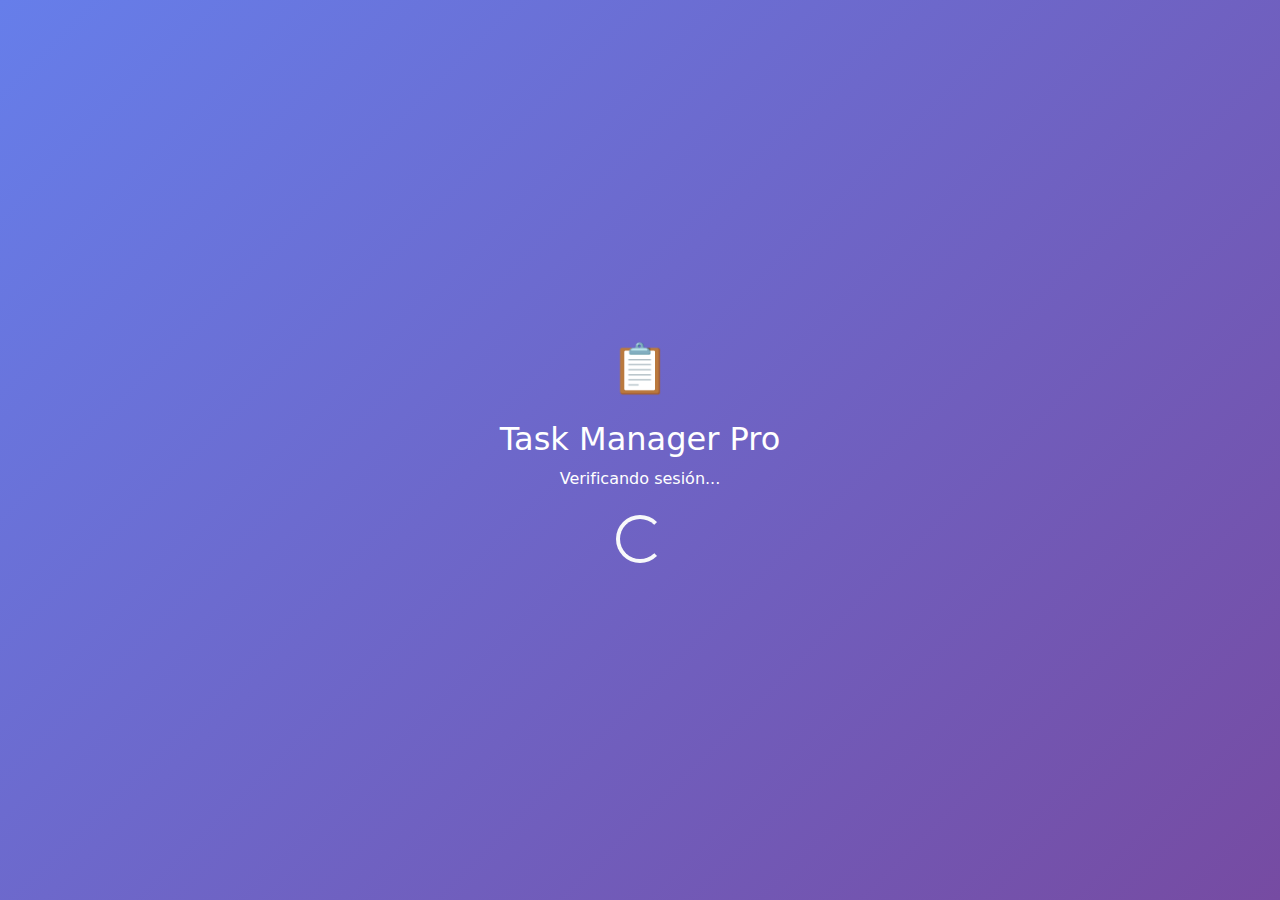
<file: fase-03/proyecto-07/index.html>
<!DOCTYPE html>
<html lang="es">

<head>
  <meta charset="UTF-8">
  <meta name="viewport" content="width=device-width, initial-scale=1.0">
  <title>Task Manager Pro - Cargando...</title>

  <!-- Bootstrap CSS -->
  <link href="https://cdn.jsdelivr.net/npm/bootstrap@5.3.0/dist/css/bootstrap.min.css" rel="stylesheet">

  <style>
    body {
      min-height: 100vh;
      display: flex;
      align-items: center;
      justify-content: center;
      background: linear-gradient(135deg, #667eea 0%, #764ba2 100%);
    }

    .loading-container {
      text-align: center;
      color: white;
    }

    .spinner-border {
      width: 3rem;
      height: 3rem;
    }

    .logo {
      font-size: 3rem;
      margin-bottom: 1rem;
    }
  </style>
</head>

<body>

  <div class="loading-container">
    <div class="logo">📋</div>
    <h2>Task Manager Pro</h2>
    <p class="mb-4">Verificando sesión...</p>
    <div class="spinner-border text-light" role="status">
      <span class="visually-hidden">Cargando...</span>
    </div>
  </div>

  <script type="module">
    import {Storage} from "./js/storage.js";
    function existeSesionActiva() {
      //1. Comprobar si existe sesion activa
      const userActivo = Storage.getCurrentUser();
      if (!userActivo) return false;
      return true;
    }

    const haySesionActiva = existeSesionActiva();

    /**
     * Redirigir según estado de sesión
     */
    function redirigir() {
      if (haySesionActiva) {
        // Hay sesión → ir al dashboard
        window.location.href = 'dashboard.html';
      } else {
        // No hay sesión → ir al login
        window.location.href = 'login.html';
      }
    }

    // Esperar un momento para mostrar el loading (UX)
    // En producción podrías quitar el setTimeout
    setTimeout(redirigir, 3000);
  </script>

</body>

</html>
</file>
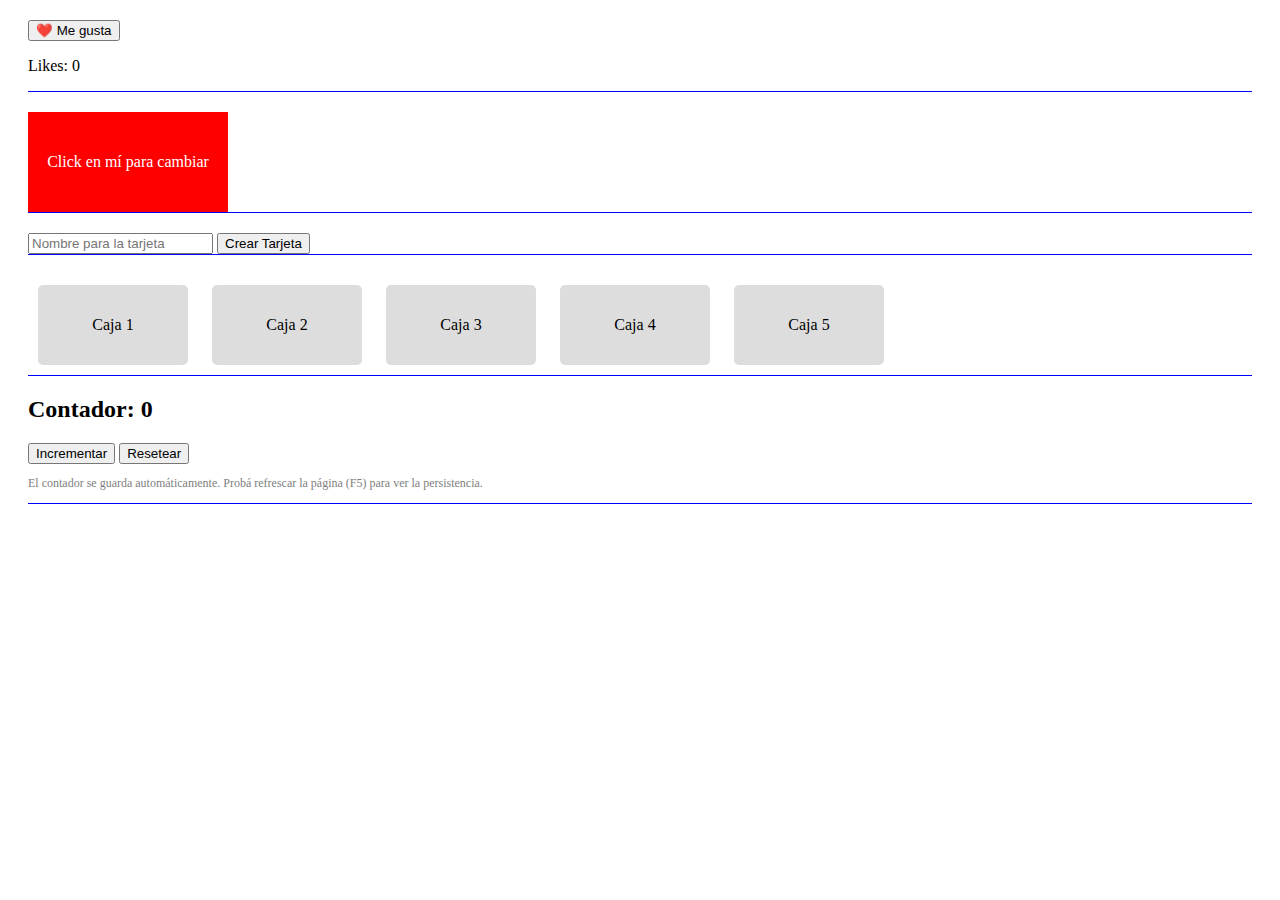
<file: fase-01/proyecto-01/front.html>
<!DOCTYPE html>
<html lang="es">

<head>
  <meta charset="UTF-8">
  <meta name="viewport" content="width=device-width, initial-scale=1.0">
  <title>Ejercicios</title>
  <style>
    main>section {
      margin: 20px;
      border-bottom: 1px solid blue;
    }
  </style>
</head>

<body>
  <main>
    <section id="eje01">
      <button id="btnLike">❤️ Me gusta</button>
      <p>Likes: <span id="numLikes">0</span></p>
    </section>
    <section id="eje02">
      <div id="miCaja" class="caja-normal">
        Click en mí para cambiar
      </div>
      <style>
        .caja-normal {
          width: 200px;
          height: 100px;
          background-color: red;
          color: white;
          display: flex;
          align-items: center;
          justify-content: center;
          cursor: pointer;
          transition: all 0.3s;
        }

        .caja-normal.destacado {
          background-color: yellow;
          color: black;
          border: 5px solid orange;
        }
      </style>
    </section>
    <section id="eje03">
      <input type="text" id="inputNombre" placeholder="Nombre para la tarjeta">
      <button id="btnCrear">Crear Tarjeta</button>
      <div id="contenedor"></div>

      <style>
        .tarjeta {
          background-color: #e3f2fd;
          border: 2px solid #2196f3;
          border-radius: 8px;
          padding: 15px;
          margin: 10px 0;
          width: 250px;
        }

        .tarjeta h3 {
          margin: 0 0 10px 0;
          color: #1976d2;
        }

        .tarjeta p {
          margin: 0;
          color: #666;
        }
      </style>
      </style>
    </section>
    <section id="eje04">
      <div class="caja-seleccionable">Caja 1</div>
      <div class="caja-seleccionable">Caja 2</div>
      <div class="caja-seleccionable">Caja 3</div>
      <div class="caja-seleccionable">Caja 4</div>
      <div class="caja-seleccionable">Caja 5</div>

      <style>
        .caja-seleccionable {
          width: 150px;
          height: 80px;
          margin: 10px;
          background-color: #ddd;
          display: inline-flex;
          align-items: center;
          justify-content: center;
          cursor: pointer;
          border-radius: 5px;
          transition: all 0.3s;
        }

        .caja-seleccionable.seleccionada {
          background-color: #2196f3;
          color: white;
          transform: scale(1.05);
        }
      </style>
    </section>
    <section id="eje05">
      <div>
        <h2>Contador: <span id="contador">0</span></h2>
        <button id="btnIncrementar">Incrementar</button>
        <button id="btnReset">Resetear</button>
      </div>

      <p style="color: gray; font-size: 12px;">
        El contador se guarda automáticamente.
        Probá refrescar la página (F5) para ver la persistencia.
      </p>
    </section>

  </main>
  <script type="module" src="./eje01.js"></script>
  <script type="module" src="./eje02.js"></script>
  <script type="module" src="./eje03.js"></script>
  <script type="module" src="./eje04.js"></script>
  <script type="module" src="./eje05.js"></script>
</body>

</html>
</file>
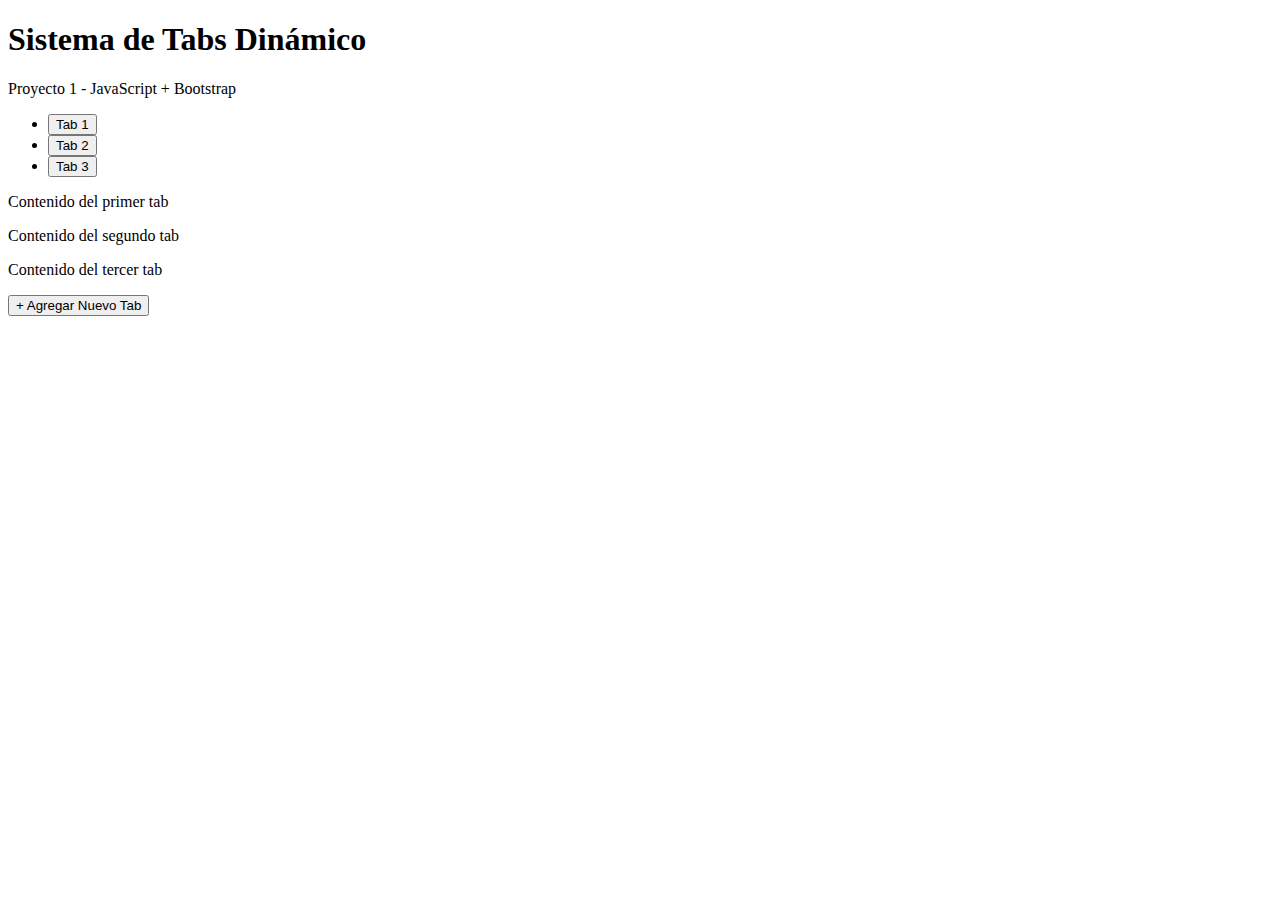
<file: fase-01/proyecto-01/tabs-brief.html>
<!DOCTYPE html>
<html lang="es">

<head>
  <meta charset="UTF-8">
  <meta name="viewport" content="width=device-width, initial-scale=1.0">
  <title>Tabs Brief</title>
  <link href="https://cdn.jsdelivr.net/npm/bootstrap@5.3.8/dist/css/bootstrap.min.css" rel="stylesheet"
    integrity="sha384-sRIl4kxILFvY47J16cr9ZwB07vP4J8+LH7qKQnuqkuIAvNWLzeN8tE5YBujZqJLB" crossorigin="anonymous">

</head>

<body>
  <main class="container-fluid">
    <section class="container mt-5">
      <!-- mt-5 = margin-top grande -->

      <!-- Header -->
      <div class="row mb-4">
        <!-- mb-4 = margin-bottom -->

        <div class="col">
          <h1 class="text-center">Sistema de Tabs Dinámico</h1>
          <p class="text-center text-muted">
            Proyecto 1 - JavaScript + Bootstrap
          </p>
        </div>
      </div>

      <!-- Tabs Container -->
      <div class="row">
        <div class="col">
          <!-- Aquí van los tabs (nav-tabs) -->
          <ul class="nav nav-tabs" id="tabsNav">
            <!-- Los tabs se van a agregar dinámicamente con JS -->
          </ul>

          <!-- Aquí va el contenido de los tabs -->
          <div class="tab-content mt-3" id="tabsContent">
            <!-- El contenido se agrega dinámicamente con JS -->
          </div>
        </div>
      </div>

      <!-- Botón para agregar nuevo tab -->
      <div class="row mt-4">
        <div class="col text-center">
          <button class="btn btn-primary" id="btnNuevoTab">
            + Agregar Nuevo Tab
          </button>
        </div>
      </div>
    </section>

  </main>
  <script src="https://cdn.jsdelivr.net/npm/bootstrap@5.3.8/dist/js/bootstrap.bundle.min.js"
    integrity="sha384-FKyoEForCGlyvwx9Hj09JcYn3nv7wiPVlz7YYwJrWVcXK/BmnVDxM+D2scQbITxI"
    crossorigin="anonymous"></script>
  <script type="module" src="./tabs-brief.js"></script>
</body>

</html>
</file>
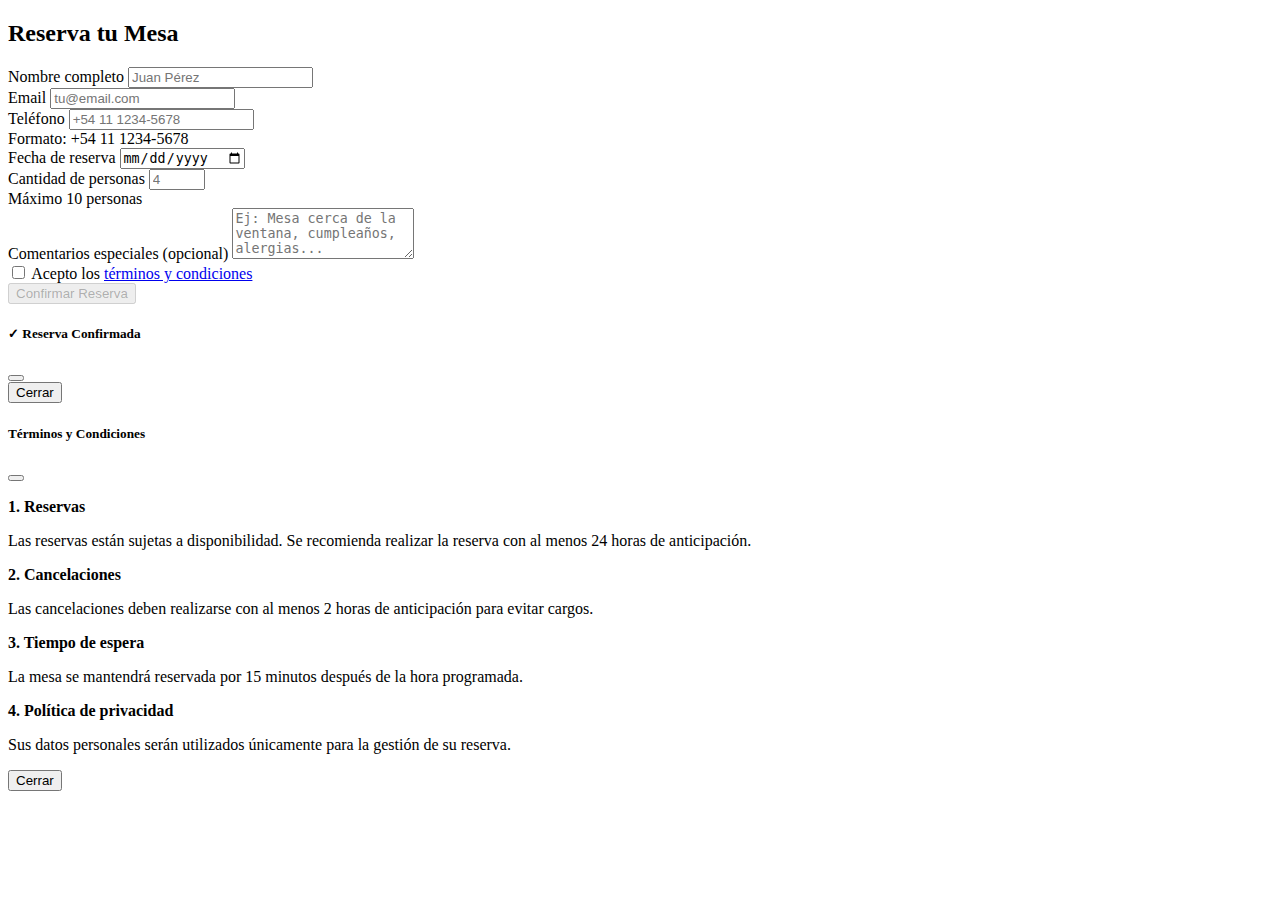
<file: fase-01/proyecto-02-1/formulario-reserva.html>
<!DOCTYPE html>
<html lang="es">

<head>
  <meta charset="UTF-8">
  <meta name="viewport" content="width=device-width, initial-scale=1.0">
  <title>Reserva tu Mesa</title>

  <!-- Bootstrap CSS -->
  <link href="https://cdn.jsdelivr.net/npm/bootstrap@5.3.8/dist/css/bootstrap.min.css" rel="stylesheet"
  integrity="sha384-sRIl4kxILFvY47J16cr9ZwB07vP4J8+LH7qKQnuqkuIAvNWLzeN8tE5YBujZqJLB" crossorigin="anonymous">
</head>

<body>
  <div class="container my-5">
    <div class="row justify-content-center">
      <div class="col-md-8 col-lg-6">

        <!-- ============================================ -->
        <!-- CARD DEL FORMULARIO                         -->
        <!-- ============================================ -->

        <div class="card shadow-sm">
          <div class="card-body p-4">
            <h2 class="card-title text-center mb-4">Reserva tu Mesa</h2>

            <form id="reservaForm" novalidate>

              <!-- Campo: Nombre -->
              <div class="mb-3">
                <label for="inputNombre" class="form-label">Nombre completo</label>
                <input type="text" class="form-control" id="inputNombre" placeholder="Juan Pérez">
                <div class="invalid-feedback" id="errorNombre"></div>
              </div>

              <!-- Campo: Email -->
              <div class="mb-3">
                <label for="inputEmail" class="form-label">Email</label>
                <input type="email" class="form-control" id="inputEmail" placeholder="tu@email.com">
                <div class="invalid-feedback" id="errorEmail"></div>
              </div>

              <!-- Campo: Teléfono -->
              <div class="mb-3">
                <label for="inputTelefono" class="form-label">Teléfono</label>
                <input type="tel" class="form-control" id="inputTelefono" placeholder="+54 11 1234-5678">
                <div class="invalid-feedback" id="errorTelefono"></div>
                <div class="form-text">Formato: +54 11 1234-5678</div>
              </div>

              <!-- Campo: Fecha -->
              <div class="mb-3">
                <label for="inputFecha" class="form-label">Fecha de reserva</label>
                <input type="date" class="form-control" id="inputFecha">
                <div class="invalid-feedback" id="errorFecha"></div>
              </div>

              <!-- Campo: Cantidad de personas -->
              <div class="mb-3">
                <label for="inputPersonas" class="form-label">Cantidad de personas</label>
                <input type="number" class="form-control" id="inputPersonas" placeholder="4" min="1" max="10">
                <div class="invalid-feedback" id="errorPersonas"></div>
                <div class="form-text">Máximo 10 personas</div>
              </div>

              <!-- Campo: Comentarios -->
              <div class="mb-3">
                <label for="inputComentarios" class="form-label">Comentarios especiales (opcional)</label>
                <textarea class="form-control" id="inputComentarios" rows="3"
                  placeholder="Ej: Mesa cerca de la ventana, cumpleaños, alergias..."></textarea>
                <div class="invalid-feedback" id="errorComentarios"></div>
              </div>

              <!-- Campo: Términos y condiciones -->
              <div class="mb-4">
                <div class="form-check">
                  <input class="form-check-input" type="checkbox" id="inputTerminos">
                  <label class="form-check-label" for="inputTerminos">
                    Acepto los <a href="#" data-bs-toggle="modal" data-bs-target="#modalTerminos">términos y
                      condiciones</a>
                  </label>
                  <div class="invalid-feedback" id="errorTerminos"></div>
                </div>
              </div>

              <!-- Botón Submit -->
              <button type="submit" id="btnSubmit" class="btn btn-primary w-100" disabled>
                Confirmar Reserva
              </button>

            </form>
          </div>
        </div>

      </div>
    </div>
  </div>

  <!-- ============================================ -->
  <!-- MODAL DE CONFIRMACIÓN                       -->
  <!-- ============================================ -->

  <div class="modal fade" id="modalConfirmacion" tabindex="-1">
    <div class="modal-dialog modal-dialog-centered">
      <div class="modal-content">
        <div class="modal-header bg-success text-white">
          <h5 class="modal-title">✓ Reserva Confirmada</h5>
          <button type="button" class="btn-close btn-close-white" data-bs-dismiss="modal"></button>
        </div>
        <div class="modal-body" id="modalBody">
          <!-- Contenido dinámico generado por JavaScript -->
        </div>
        <div class="modal-footer">
          <button type="button" class="btn btn-secondary" data-bs-dismiss="modal">Cerrar</button>
        </div>
      </div>
    </div>
  </div>

  <!-- ============================================ -->
  <!-- MODAL DE TÉRMINOS Y CONDICIONES            -->
  <!-- ============================================ -->

  <div class="modal fade" id="modalTerminos" tabindex="-1">
    <div class="modal-dialog modal-dialog-scrollable">
      <div class="modal-content">
        <div class="modal-header">
          <h5 class="modal-title">Términos y Condiciones</h5>
          <button type="button" class="btn-close" data-bs-dismiss="modal"></button>
        </div>
        <div class="modal-body">
          <p><strong>1. Reservas</strong></p>
          <p>Las reservas están sujetas a disponibilidad. Se recomienda realizar la reserva con al menos 24 horas de
            anticipación.</p>

          <p><strong>2. Cancelaciones</strong></p>
          <p>Las cancelaciones deben realizarse con al menos 2 horas de anticipación para evitar cargos.</p>

          <p><strong>3. Tiempo de espera</strong></p>
          <p>La mesa se mantendrá reservada por 15 minutos después de la hora programada.</p>

          <p><strong>4. Política de privacidad</strong></p>
          <p>Sus datos personales serán utilizados únicamente para la gestión de su reserva.</p>
        </div>
        <div class="modal-footer">
          <button type="button" class="btn btn-secondary" data-bs-dismiss="modal">Cerrar</button>
        </div>
      </div>
    </div>
  </div>

  <!-- Bootstrap JS -->
  <script src="https://cdn.jsdelivr.net/npm/bootstrap@5.3.8/dist/js/bootstrap.bundle.min.js"
    integrity="sha384-FKyoEForCGlyvwx9Hj09JcYn3nv7wiPVlz7YYwJrWVcXK/BmnVDxM+D2scQbITxI"
    crossorigin="anonymous"></script>

  <!-- Tu JavaScript -->
  <script type="module" src="./formulario-reserva.js"></script>
</body>

</html>
</file>
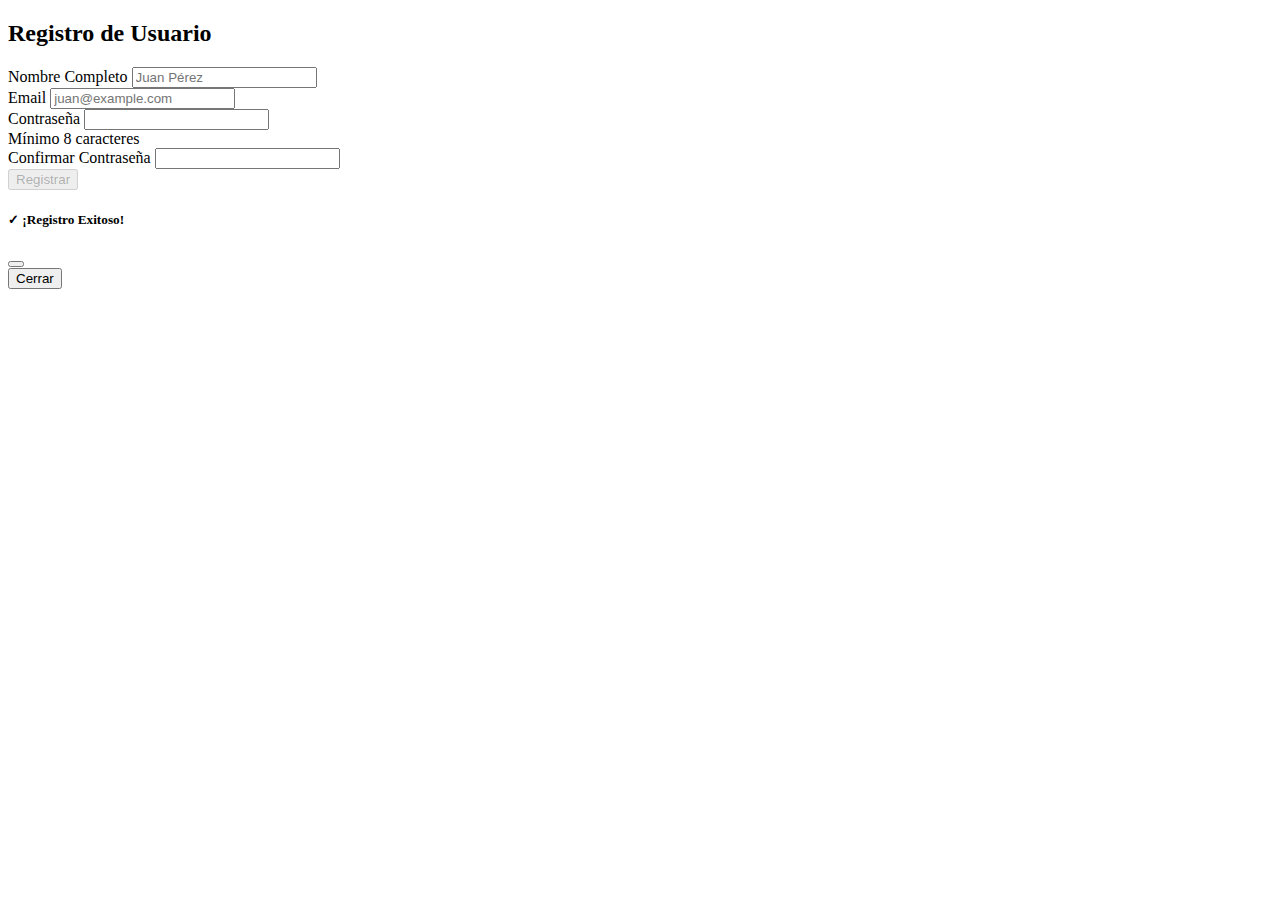
<file: fase-01/proyecto-02/formulario-brief.html>
<!DOCTYPE html>
<html lang="es">

<head>
  <meta charset="UTF-8">
  <meta name="viewport" content="width=device-width, initial-scale=1.0">
  <title>Formulario-brief</title>
  <link href="https://cdn.jsdelivr.net/npm/bootstrap@5.3.8/dist/css/bootstrap.min.css" rel="stylesheet"
    integrity="sha384-sRIl4kxILFvY47J16cr9ZwB07vP4J8+LH7qKQnuqkuIAvNWLzeN8tE5YBujZqJLB" crossorigin="anonymous">

</head>

<body>
  <main>
    
    <div class="container">
      <div class="form-container">
        <h2 class="text-center mb-4">Registro de Usuario</h2>

        <form id="formRegistro" novalidate>
          <!-- novalidate = desactiva validación HTML5 (la hacemos con JS) -->

          <!-- Campo Nombre -->
          <div class="mb-3">
            <label for="inputNombre" class="form-label">Nombre Completo</label>
            <input type="text" class="form-control" id="inputNombre" placeholder="Juan Pérez">
            <div class="invalid-feedback" id="errorNombre">
              <!-- Mensaje de error dinámico -->
            </div>
          </div>

          <!-- Campo Email -->
          <div class="mb-3">
            <label for="inputEmail" class="form-label">Email</label>
            <input type="email" class="form-control" id="inputEmail" placeholder="juan@example.com">
            <div class="invalid-feedback" id="errorEmail"></div>
          </div>

          <!-- Campo Password -->
          <div class="mb-3">
            <label for="inputPassword" class="form-label">Contraseña</label>
            <input type="password" class="form-control" id="inputPassword">
            <div class="form-text">Mínimo 8 caracteres</div>
            <div class="invalid-feedback" id="errorPassword"></div>
          </div>

          <!-- Campo Confirmar Password -->
          <div class="mb-3">
            <label for="inputConfirmPassword" class="form-label">Confirmar Contraseña</label>
            <input type="password" class="form-control" id="inputConfirmPassword">
            <div class="invalid-feedback" id="errorConfirmPassword"></div>
          </div>

          <!-- Botón Submit -->
          <div class="d-grid">
            <!-- d-grid = hace que el botón ocupe todo el ancho -->
            <button type="submit" class="btn btn-primary" id="btnSubmit" disabled>
              Registrar
            </button>
          </div>
        </form>
      </div>
    </div>

    <!-- Modal de Confirmación -->
    <div class="modal fade" id="modalConfirmacion" tabindex="-1">
      <div class="modal-dialog modal-dialog-centered">
        <div class="modal-content">
          <div class="modal-header bg-success text-white">
            <h5 class="modal-title">✓ ¡Registro Exitoso!</h5>
            <button type="button" class="btn-close btn-close-white" data-bs-dismiss="modal">
            </button>
          </div>
          <div class="modal-body" id="modalBody">
            <!-- Contenido dinámico con resumen de datos -->
          </div>
          <div class="modal-footer">
            <button type="button" class="btn btn-secondary" data-bs-dismiss="modal">
              Cerrar
            </button>
          </div>
        </div>
      </div>
    </div>

  </main>
  <script src="https://cdn.jsdelivr.net/npm/bootstrap@5.3.8/dist/js/bootstrap.bundle.min.js"
    integrity="sha384-FKyoEForCGlyvwx9Hj09JcYn3nv7wiPVlz7YYwJrWVcXK/BmnVDxM+D2scQbITxI"
    crossorigin="anonymous"></script>
  <script type="module" src="./formulario-brief.js"></script>
</body>

</html>
</file>
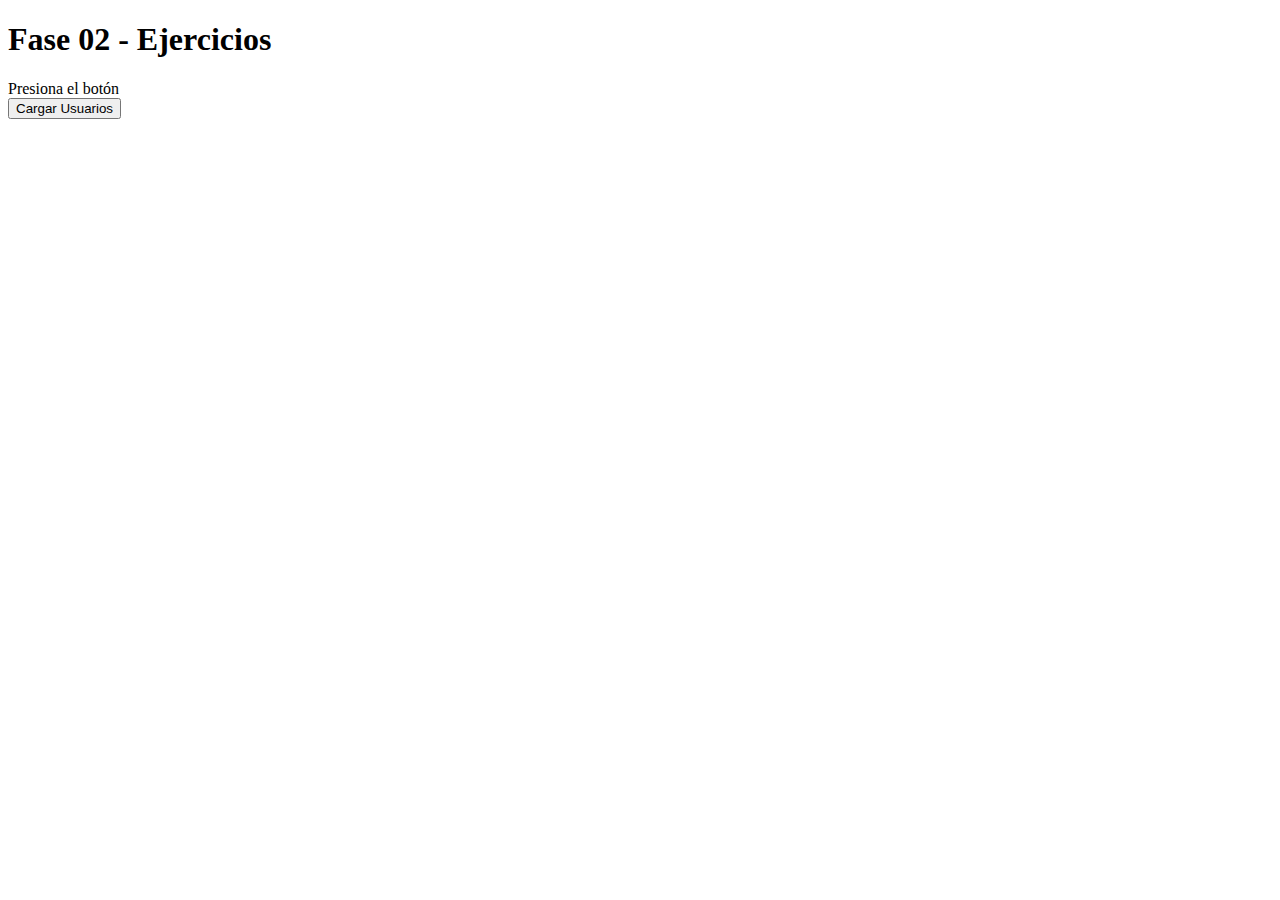
<file: fase-02/ejercicios/front.html>
<!DOCTYPE html>
<html lang="es">
<head>
  <meta charset="UTF-8">
  <meta name="viewport" content="width=device-width, initial-scale=1.0">
  <title>Fase 2 - Ejercicios</title>
  <!-- Bootstrap CSS -->
  <link href="https://cdn.jsdelivr.net/npm/bootstrap@5.3.8/dist/css/bootstrap.min.css" rel="stylesheet"
  integrity="sha384-sRIl4kxILFvY47J16cr9ZwB07vP4J8+LH7qKQnuqkuIAvNWLzeN8tE5YBujZqJLB" crossorigin="anonymous">
</head>
<body>
  <div>
    <h1>Fase 02 - Ejercicios</h1>
  </div>
  <section>
    <div id="resultado">Presiona el botón</div>
    <button id="btnCargarUsuarios">Cargar Usuarios</button>
  </section>
  <script src="https://cdn.jsdelivr.net/npm/bootstrap@5.3.8/dist/js/bootstrap.bundle.min.js"
    integrity="sha384-FKyoEForCGlyvwx9Hj09JcYn3nv7wiPVlz7YYwJrWVcXK/BmnVDxM+D2scQbITxI"
    crossorigin="anonymous"></script>
  <!-- <script type="module" src="./eje01.js"></script> -->
  <!-- <script type="module" src="./eje02.js"></script> -->
  <!-- <script type="module" src="./eje03.js"></script> -->
  <!-- <script type="module" src="./eje04.js"></script> -->
  <!-- <script type="module" src="./eje05.js"></script> -->
  <script type="module" src="./eje06.js"></script>
</body>
</html>
</file>
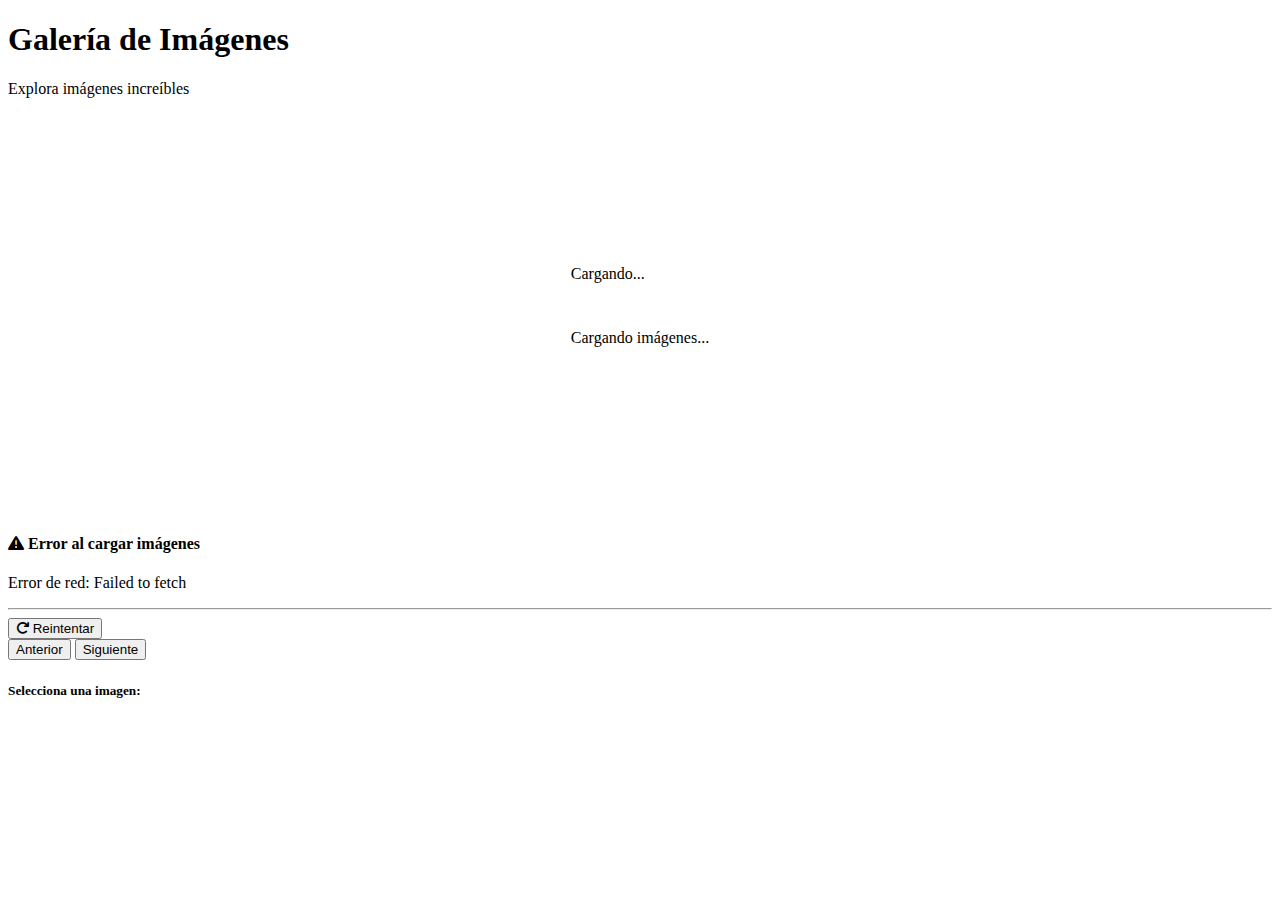
<file: fase-02/proyecto-04/galeria-carousel.html>
<!DOCTYPE html>
<html lang="es">

<head>
  <meta charset="UTF-8">
  <meta name="viewport" content="width=device-width, initial-scale=1.0">
  <title>Galería con Carousel</title>

  <!-- Bootstrap CSS -->
  <link href="https://cdn.jsdelivr.net/npm/bootstrap@5.3.8/dist/css/bootstrap.min.css" rel="stylesheet"
  integrity="sha384-sRIl4kxILFvY47J16cr9ZwB07vP4J8+LH7qKQnuqkuIAvNWLzeN8tE5YBujZqJLB" crossorigin="anonymous">

  <!-- Font Awesome -->
  <link rel="stylesheet" href="https://cdnjs.cloudflare.com/ajax/libs/font-awesome/6.4.0/css/all.min.css">

  <style>
    /* Estilos custom */
    .thumbnail {
      cursor: pointer;
      transition: all 0.3s;
      border: 3px solid transparent;
    }

    .thumbnail:hover {
      transform: scale(1.05);
      box-shadow: 0 4px 8px rgba(0, 0, 0, 0.2);
    }

    .thumbnail.active {
      border-color: #0d6efd;
    }

    .carousel-item img {
      height: 500px;
      object-fit: cover;
    }

    .loading-spinner {
      display: flex;
      justify-content: center;
      align-items: center;
      min-height: 400px;
    }
  </style>
</head>

<body>
  <div class="container my-5">

    <!-- ============================================ -->
    <!-- HEADER                                       -->
    <!-- ============================================ -->

    <div class="row mb-4">
      <div class="col">
        <h1 class="display-4">Galería de Imágenes</h1>
        <p class="text-muted">Explora imágenes increíbles</p>
      </div>
    </div>

    <!-- ============================================ -->
    <!-- LOADING STATE                                -->
    <!-- ============================================ -->

    <div id="loadingState" class="loading-spinner">
      <div class="text-center">
        <div class="spinner-border text-primary" role="status" style="width: 3rem; height: 3rem;">
          <span class="visually-hidden">Cargando...</span>
        </div>
        <p class="mt-3 text-muted">Cargando imágenes...</p>
      </div>
    </div>

    <!-- ============================================ -->
    <!-- ERROR STATE                                  -->
    <!-- ============================================ -->

    <div id="errorState" class="d-none">
      <div class="alert alert-danger" role="alert">
        <h4 class="alert-heading">
          <i class="fas fa-exclamation-triangle"></i>
          Error al cargar imágenes
        </h4>
        <p id="errorMessage">Ocurrió un error. Por favor, intenta nuevamente.</p>
        <hr>
        <button class="btn btn-danger" id="btnReintentar">
          <i class="fas fa-redo"></i> Reintentar
        </button>
      </div>
    </div>

    <!-- ============================================ -->
    <!-- CAROUSEL                                     -->
    <!-- ============================================ -->

    <div id="galeriaContent" class="d-none">
      <div class="row mb-4">
        <div class="col">
          <div id="carouselGaleria" class="carousel slide" data-bs-ride="false">
            <div class="carousel-inner" id="carouselInner">
              <!-- Slides generados dinámicamente aquí -->
            </div>

            <!-- Controles -->
            <button class="carousel-control-prev" type="button" data-bs-target="#carouselGaleria" data-bs-slide="prev">
              <span class="carousel-control-prev-icon" aria-hidden="true"></span>
              <span class="visually-hidden">Anterior</span>
            </button>
            <button class="carousel-control-next" type="button" data-bs-target="#carouselGaleria" data-bs-slide="next">
              <span class="carousel-control-next-icon" aria-hidden="true"></span>
              <span class="visually-hidden">Siguiente</span>
            </button>
          </div>
        </div>
      </div>

      <!-- ============================================ -->
      <!-- THUMBNAILS GRID                              -->
      <!-- ============================================ -->

      <div class="row">
        <div class="col">
          <h5 class="mb-3">Selecciona una imagen:</h5>
          <div class="row g-2" id="thumbnailsContainer">
            <!-- Thumbnails generados dinámicamente aquí -->
          </div>
        </div>
      </div>
    </div>

  </div>

  <!-- Bootstrap JS -->
  <script src="https://cdn.jsdelivr.net/npm/bootstrap@5.3.8/dist/js/bootstrap.bundle.min.js"
    integrity="sha384-FKyoEForCGlyvwx9Hj09JcYn3nv7wiPVlz7YYwJrWVcXK/BmnVDxM+D2scQbITxI"
    crossorigin="anonymous"></script>

  <!-- Tu JavaScript -->
  <script type="module" src="./galeria-carousel.js"></script>
</body>

</html>
</file>
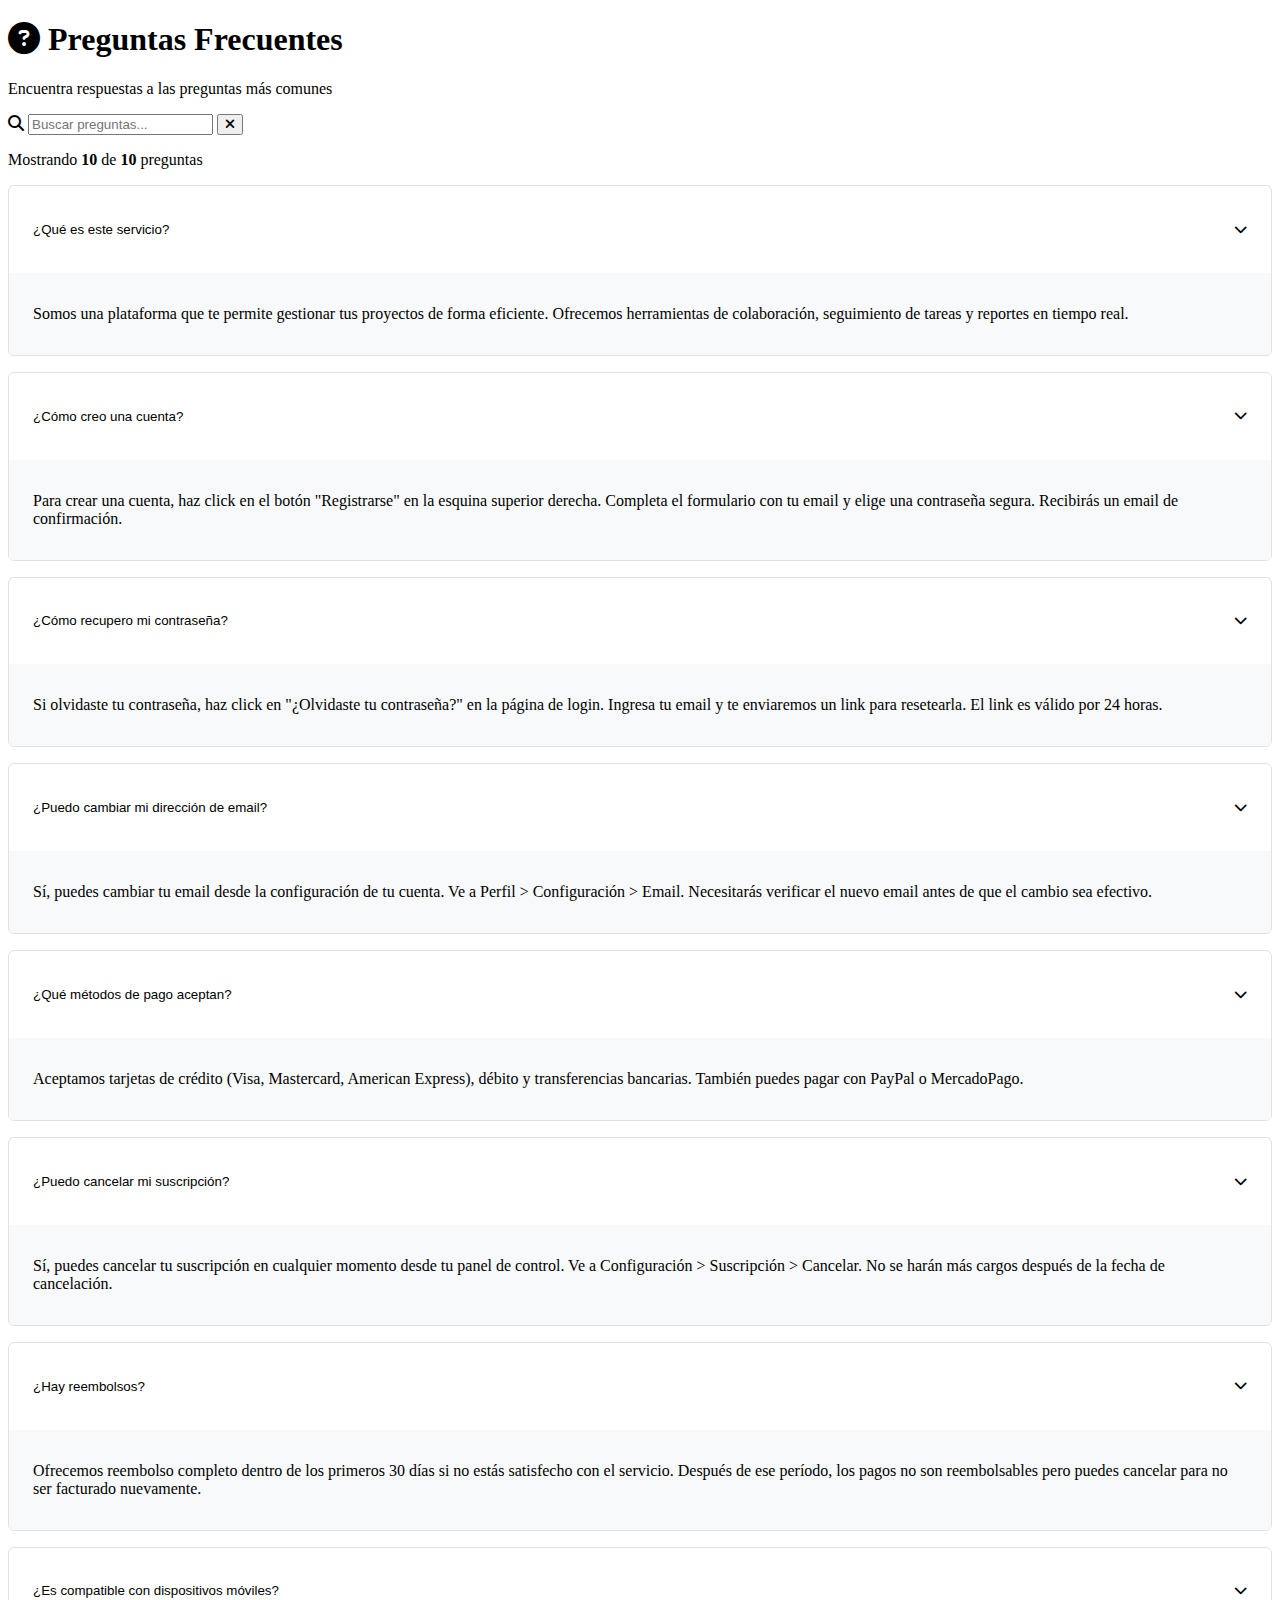
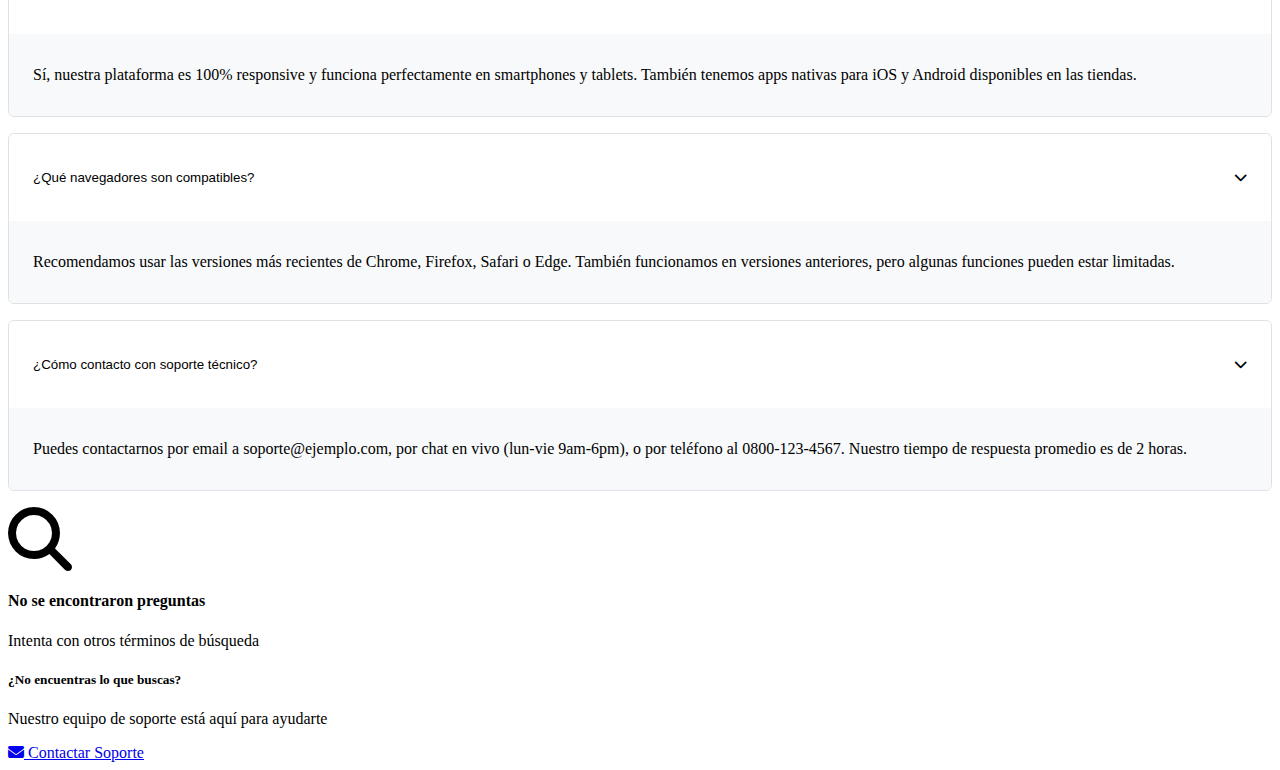
<file: fase-02/proyecto-05/accordion-faq.html>
<!DOCTYPE html>
<html lang="es">

<head>
  <meta charset="UTF-8">
  <meta name="viewport" content="width=device-width, initial-scale=1.0">
  <title>Preguntas Frecuentes</title>

  <!-- Bootstrap CSS -->
  <link href="https://cdn.jsdelivr.net/npm/bootstrap@5.3.8/dist/css/bootstrap.min.css" rel="stylesheet"
  integrity="sha384-sRIl4kxILFvY47J16cr9ZwB07vP4J8+LH7qKQnuqkuIAvNWLzeN8tE5YBujZqJLB" crossorigin="anonymous">

  <!-- Font Awesome -->
  <link rel="stylesheet" href="https://cdnjs.cloudflare.com/ajax/libs/font-awesome/6.4.0/css/all.min.css">

  <style>
    /* Estilos custom */
    .faq-item {
      margin-bottom: 1rem;
      border: 1px solid #dee2e6;
      border-radius: 0.375rem;
      overflow: hidden;
    }

    .faq-question {
      background: white;
      border: none;
      width: 100%;
      text-align: left;
      padding: 1rem 1.5rem;
      font-weight: 500;
      display: flex;
      justify-content: space-between;
      align-items: center;
      cursor: pointer;
      transition: background-color 0.3s;
    }

    .faq-question:hover {
      background-color: #f8f9fa;
    }

    .faq-question.active {
      background-color: #0d6efd;
      color: white;
    }

    .faq-icon {
      transition: transform 0.3s;
    }

    .faq-question.active .faq-icon {
      transform: rotate(180deg);
    }

    .faq-answer {
      padding: 1rem 1.5rem;
      background: #f8f9fa;
    }

    mark {
      background-color: #ffeb3b;
      padding: 0.1em 0.2em;
      border-radius: 0.2em;
    }

    .hidden {
      display: none;
    }
  </style>
</head>

<body>
  <div class="container my-5">

    <!-- ============================================ -->
    <!-- HEADER                                       -->
    <!-- ============================================ -->

    <div class="row mb-4">
      <div class="col text-center">
        <h1 class="display-4">
          <i class="fas fa-question-circle text-primary"></i>
          Preguntas Frecuentes
        </h1>
        <p class="text-muted">Encuentra respuestas a las preguntas más comunes</p>
      </div>
    </div>

    <!-- ============================================ -->
    <!-- BÚSQUEDA                                     -->
    <!-- ============================================ -->

    <div class="row mb-4">
      <div class="col-12 col-md-8 offset-md-2">
        <div class="input-group input-group-lg">
          <span class="input-group-text">
            <i class="fas fa-search"></i>
          </span>
          <input type="text" class="form-control" id="inputBuscar" placeholder="Buscar preguntas...">
          <button class="btn btn-outline-secondary" type="button" id="btnLimpiar" title="Limpiar búsqueda">
            <i class="fas fa-times"></i>
          </button>
        </div>
      </div>
    </div>

    <!-- ============================================ -->
    <!-- CONTADOR DE RESULTADOS                       -->
    <!-- ============================================ -->

    <div class="row mb-3">
      <div class="col text-center">
        <p class="text-muted" id="contador">
          Mostrando <strong id="contadorVisible">10</strong> de <strong id="contadorTotal">10</strong> preguntas
        </p>
      </div>
    </div>

    <!-- ============================================ -->
    <!-- ACORDEÓN DE FAQs                             -->
    <!-- ============================================ -->

    <div class="row">
      <div class="col-12 col-md-10 offset-md-1">
        <div id="accordionFAQ">
          <!-- Items generados dinámicamente aquí -->
        </div>
      </div>
    </div>

    <!-- ============================================ -->
    <!-- MENSAJE SIN RESULTADOS                       -->
    <!-- ============================================ -->

    <div class="row d-none" id="sinResultados">
      <div class="col text-center py-5">
        <i class="fas fa-search fa-4x text-muted mb-3"></i>
        <h4 class="text-muted">No se encontraron preguntas</h4>
        <p class="text-muted">Intenta con otros términos de búsqueda</p>
      </div>
    </div>

    <!-- ============================================ -->
    <!-- FOOTER CON CTA                               -->
    <!-- ============================================ -->

    <div class="row mt-5">
      <div class="col text-center">
        <div class="card bg-light">
          <div class="card-body">
            <h5 class="card-title">¿No encuentras lo que buscas?</h5>
            <p class="card-text">Nuestro equipo de soporte está aquí para ayudarte</p>
            <a href="#" class="btn btn-primary">
              <i class="fas fa-envelope"></i>
              Contactar Soporte
            </a>
          </div>
        </div>
      </div>
    </div>

  </div>

  <!-- Bootstrap JS -->
  <script src="https://cdn.jsdelivr.net/npm/bootstrap@5.3.8/dist/js/bootstrap.bundle.min.js"
    integrity="sha384-FKyoEForCGlyvwx9Hj09JcYn3nv7wiPVlz7YYwJrWVcXK/BmnVDxM+D2scQbITxI"
    crossorigin="anonymous"></script>

  <!-- Tu JavaScript -->
  <script type="module" src="./accordion-faq.js"></script>
</body>

</html>
</file>
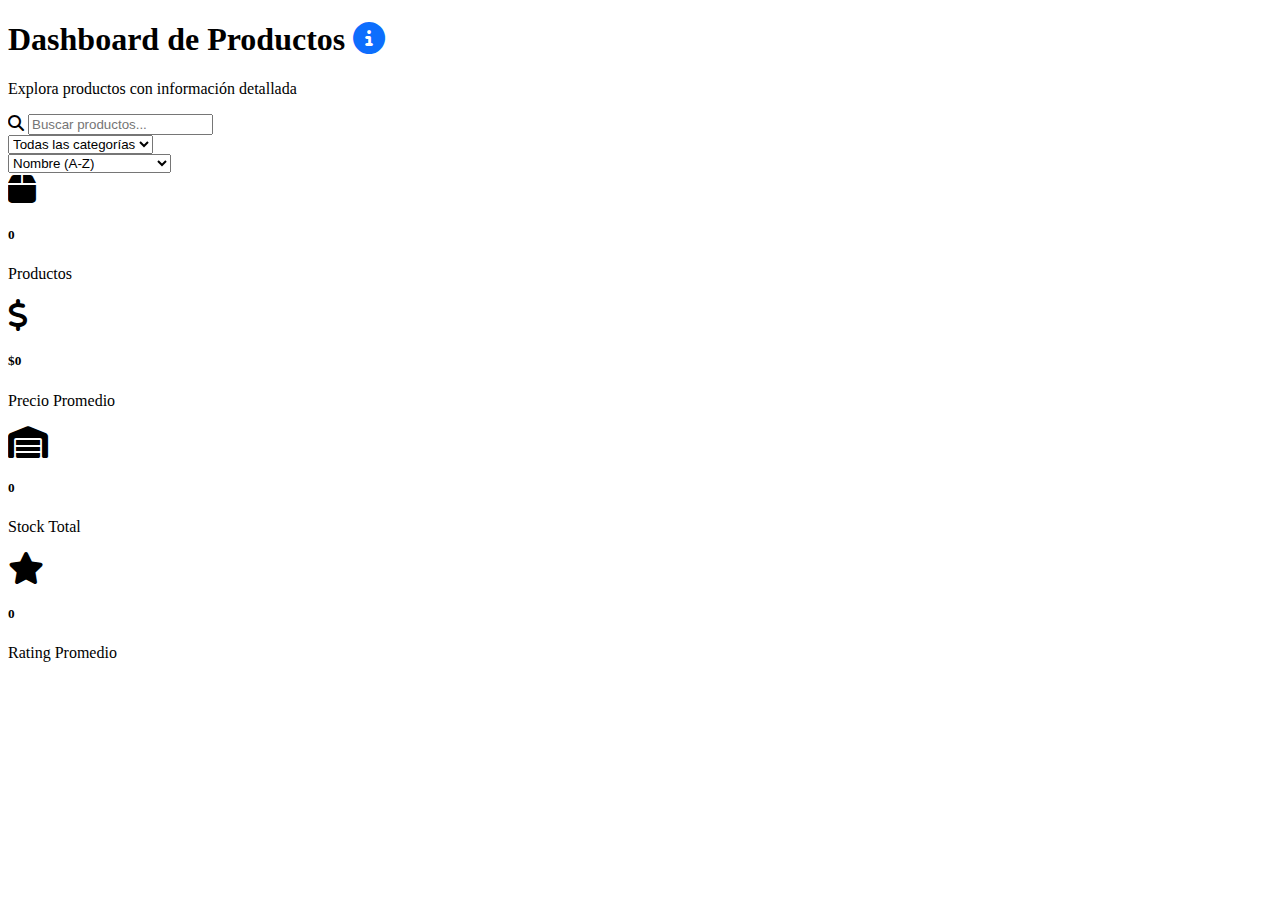
<file: fase-02/proyecto-06/dashboard-tooltips-popovers.html>
<!DOCTYPE html>
<html lang="es">

<head>
  <meta charset="UTF-8">
  <meta name="viewport" content="width=device-width, initial-scale=1.0">
  <title>Dashboard con Tooltips y Popovers</title>

  <!-- Bootstrap CSS -->
  <link href="https://cdn.jsdelivr.net/npm/bootstrap@5.3.8/dist/css/bootstrap.min.css" rel="stylesheet"
    integrity="sha384-sRIl4kxILFvY47J16cr9ZwB07vP4J8+LH7qKQnuqkuIAvNWLzeN8tE5YBujZqJLB" crossorigin="anonymous">

  <!-- Font Awesome -->
  <link rel="stylesheet" href="https://cdnjs.cloudflare.com/ajax/libs/font-awesome/6.4.0/css/all.min.css">

  <style>
    /* Estilos custom para tooltips/popovers */
    .tooltip {
      font-size: 0.875rem;
    }

    .popover {
      max-width: 350px;
    }

    .popover-header {
      background-color: #0d6efd;
      color: white;
      font-weight: 600;
    }

    .info-icon {
      cursor: pointer;
      color: #0d6efd;
      transition: all 0.3s;
    }

    .info-icon:hover {
      color: #0a58ca;
      transform: scale(1.1);
    }

    .stat-card {
      transition: transform 0.3s;
    }

    .stat-card:hover {
      transform: translateY(-5px);
      box-shadow: 0 4px 12px rgba(0, 0, 0, 0.15);
    }

    .spec-list {
      list-style: none;
      padding-left: 0;
    }

    .spec-list li {
      padding: 0.25rem 0;
    }

    .spec-list li:before {
      content: "✓ ";
      color: #198754;
      font-weight: bold;
    }
  </style>
</head>

<body>
  <div class="container my-5">

    <!-- ============================================ -->
    <!-- HEADER                                       -->
    <!-- ============================================ -->

    <div class="row mb-4">
      <div class="col">
        <h1 class="display-4">
          Dashboard de Productos
          <i class="fas fa-info-circle info-icon ms-2" data-bs-toggle="tooltip" data-bs-placement="right"
            title="Dashboard interactivo con información detallada de cada producto"></i>
        </h1>
        <p class="text-muted">Explora productos con información detallada</p>
      </div>
    </div>

    <!-- ============================================ -->
    <!-- CONTROLES                                    -->
    <!-- ============================================ -->

    <div class="row mb-4">
      <div class="col-12 col-md-4 mb-3 mb-md-0">
        <div class="input-group">
          <span class="input-group-text">
            <i class="fas fa-search"></i>
          </span>
          <input type="text" class="form-control" id="inputBuscar" placeholder="Buscar productos..."
            data-bs-toggle="tooltip" data-bs-placement="bottom" title="Busca por nombre o categoría">
        </div>
      </div>

      <div class="col-6 col-md-4 mb-3 mb-md-0">
        <select class="form-select" id="selectCategoria" data-bs-toggle="tooltip" data-bs-placement="bottom"
          title="Filtra productos por categoría">
          <option value="todos">Todas las categorías</option>
          <option value="Laptops">Laptops</option>
          <option value="Monitores">Monitores</option>
          <option value="Accesorios">Accesorios</option>
        </select>
      </div>

      <div class="col-6 col-md-4">
        <select class="form-select" id="selectOrdenar" data-bs-toggle="tooltip" data-bs-placement="bottom"
          title="Ordena los productos">
          <option value="nombre-asc">Nombre (A-Z)</option>
          <option value="precio-asc">Precio (Menor a Mayor)</option>
          <option value="precio-desc">Precio (Mayor a Menor)</option>
          <option value="rating-desc">Rating (Mayor a Menor)</option>
        </select>
      </div>
    </div>

    <!-- ============================================ -->
    <!-- ESTADÍSTICAS CON TOOLTIPS                    -->
    <!-- ============================================ -->

    <div class="row mb-4">
      <div class="col-12 col-sm-6 col-md-3 mb-3">
        <div class="card text-center stat-card" data-bs-toggle="tooltip" data-bs-placement="top"
          title="Cantidad total de productos en el catálogo">
          <div class="card-body">
            <i class="fas fa-box fa-2x text-primary mb-2"></i>
            <h5 class="card-title mb-0" id="statTotal">0</h5>
            <p class="card-text text-muted small">Productos</p>
          </div>
        </div>
      </div>

      <div class="col-12 col-sm-6 col-md-3 mb-3">
        <div class="card text-center stat-card" data-bs-toggle="tooltip" data-bs-placement="top"
          title="Precio promedio de todos los productos">
          <div class="card-body">
            <i class="fas fa-dollar-sign fa-2x text-success mb-2"></i>
            <h5 class="card-title mb-0" id="statPromedio">$0</h5>
            <p class="card-text text-muted small">Precio Promedio</p>
          </div>
        </div>
      </div>

      <div class="col-12 col-sm-6 col-md-3 mb-3">
        <div class="card text-center stat-card" data-bs-toggle="tooltip" data-bs-placement="top"
          title="Unidades totales disponibles en stock">
          <div class="card-body">
            <i class="fas fa-warehouse fa-2x text-warning mb-2"></i>
            <h5 class="card-title mb-0" id="statStock">0</h5>
            <p class="card-text text-muted small">Stock Total</p>
          </div>
        </div>
      </div>

      <div class="col-12 col-sm-6 col-md-3 mb-3">
        <div class="card text-center stat-card" data-bs-toggle="tooltip" data-bs-placement="top"
          title="Calificación promedio de todos los productos">
          <div class="card-body">
            <i class="fas fa-star fa-2x text-danger mb-2"></i>
            <h5 class="card-title mb-0" id="statRating">0</h5>
            <p class="card-text text-muted small">Rating Promedio</p>
          </div>
        </div>
      </div>
    </div>

    <!-- ============================================ -->
    <!-- GRID DE PRODUCTOS CON POPOVERS               -->
    <!-- ============================================ -->

    <div class="row" id="productosContainer">
      <!-- Cards generadas dinámicamente aquí -->
    </div>

  </div>

  <!-- Bootstrap JS -->
  <!-- <script src="https://cdn.jsdelivr.net/npm/bootstrap@5.3.0/dist/js/bootstrap.bundle.min.js"></script> -->
  <script src="https://cdn.jsdelivr.net/npm/bootstrap@5.3.8/dist/js/bootstrap.bundle.min.js"
    integrity="sha384-FKyoEForCGlyvwx9Hj09JcYn3nv7wiPVlz7YYwJrWVcXK/BmnVDxM+D2scQbITxI"
    crossorigin="anonymous"></script>

  <!-- Tu JavaScript -->
  <script type="module" src="./dashboard-tooltips-popovers.js"></script>
</body>

</html>
</file>
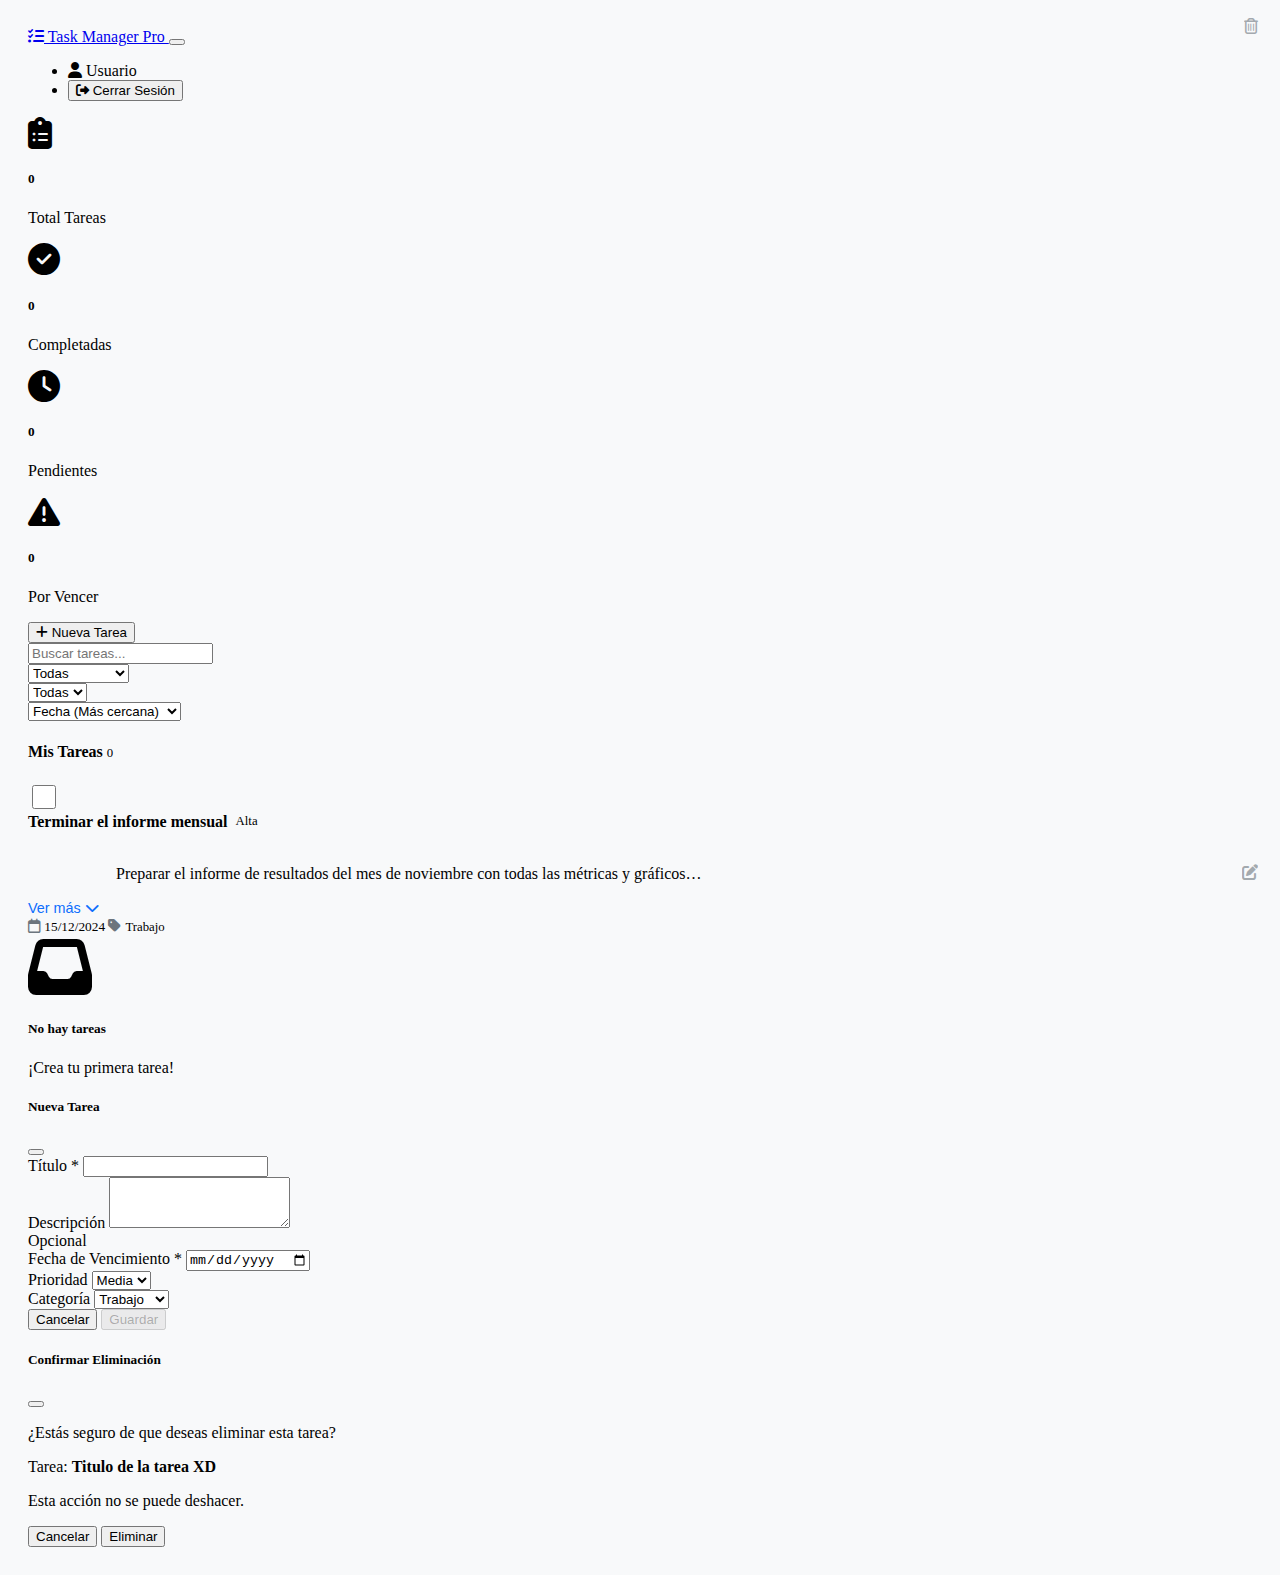
<file: fase-03/proyecto-07/dashboard.html>
<!DOCTYPE html>
<html lang="es">

<head>
  <meta charset="UTF-8">
  <meta name="viewport" content="width=device-width, initial-scale=1.0">
  <title>Dashboard - Task Manager Pro</title>
  <link href="https://cdn.jsdelivr.net/npm/bootstrap@5.3.8/dist/css/bootstrap.min.css" rel="stylesheet"
    integrity="sha384-sRIl4kxILFvY47J16cr9ZwB07vP4J8+LH7qKQnuqkuIAvNWLzeN8tE5YBujZqJLB" crossorigin="anonymous">
  <link rel="stylesheet" href="https://cdnjs.cloudflare.com/ajax/libs/font-awesome/6.4.0/css/all.min.css">
  <link rel="stylesheet" href="./css/styles.css">
</head>

<body>

  <!-- ============================================ -->
  <!-- NAVBAR                                       -->
  <!-- ============================================ -->

  <nav class="navbar navbar-expand-lg navbar-dark bg-primary">
    <div class="container-fluid">
      <a class="navbar-brand" href="#">
        <i class="fas fa-tasks"></i>
        Task Manager Pro
      </a>

      <button class="navbar-toggler" type="button" data-bs-toggle="collapse" data-bs-target="#navbarNav">
        <span class="navbar-toggler-icon"></span>
      </button>

      <div class="collapse navbar-collapse" id="navbarNav">
        <ul class="navbar-nav ms-auto">
          <li class="nav-item">
            <span class="navbar-text me-3">
              <i class="fas fa-user"></i>
              <span id="userName">Usuario</span>
            </span>
          </li>
          <li class="nav-item">
            <button class="btn btn-outline-light btn-sm" id="btnLogout">
              <i class="fas fa-sign-out-alt"></i>
              Cerrar Sesión
            </button>
          </li>
        </ul>
      </div>
    </div>
  </nav>

  <div class="container my-4">

    <!-- ============================================ -->
    <!-- ESTADÍSTICAS                                 -->
    <!-- ============================================ -->

    <div class="row mb-4">
      <div class="col-12 col-sm-6 col-md-3 mb-3">
        <div class="card text-center">
          <div class="card-body">
            <i class="fas fa-clipboard-list fa-2x text-primary mb-2"></i>
            <h5 class="card-title mb-0" id="statTotal">0</h5>
            <p class="card-text text-muted small">Total Tareas</p>
          </div>
        </div>
      </div>

      <div class="col-12 col-sm-6 col-md-3 mb-3">
        <div class="card text-center">
          <div class="card-body">
            <i class="fas fa-check-circle fa-2x text-success mb-2"></i>
            <h5 class="card-title mb-0" id="statCompletadas">0</h5>
            <p class="card-text text-muted small">Completadas</p>
          </div>
        </div>
      </div>

      <div class="col-12 col-sm-6 col-md-3 mb-3">
        <div class="card text-center">
          <div class="card-body">
            <i class="fas fa-clock fa-2x text-warning mb-2"></i>
            <h5 class="card-title mb-0" id="statPendientes">0</h5>
            <p class="card-text text-muted small">Pendientes</p>
          </div>
        </div>
      </div>

      <div class="col-12 col-sm-6 col-md-3 mb-3">
        <div class="card text-center">
          <div class="card-body">
            <i class="fas fa-exclamation-triangle fa-2x text-danger mb-2"></i>
            <h5 class="card-title mb-0" id="statPorVencer">0</h5>
            <p class="card-text text-muted small">Por Vencer</p>
          </div>
        </div>
      </div>
    </div>

    <!-- ============================================ -->
    <!-- CONTROLES                                    -->
    <!-- ============================================ -->

    <div class="row mb-4">
      <div class="col-12 mb-3">
        <button class="btn btn-primary btn-agregar-tarea" data-bs-toggle="modal" data-bs-target="#modalTarea" data-bs-whatever="Nueva Tarea">
          <i class="fas fa-plus"></i>
          Nueva Tarea
        </button>
      </div>

      <div class="col-12 col-md-4 mb-3">
        <input type="text" class="form-control" id="inputBuscar" placeholder="Buscar tareas...">
      </div>

      <div class="col-6 col-md-2 mb-3">
        <select class="form-select" id="selectEstado">
          <option value="todas">Todas</option>
          <option value="pendientes">Pendientes</option>
          <option value="completadas">Completadas</option>
        </select>
      </div>

      <div class="col-6 col-md-2 mb-3">
        <select class="form-select" id="selectPrioridad">
          <option value="todas">Todas</option>
          <option value="alta">Alta</option>
          <option value="media">Media</option>
          <option value="baja">Baja</option>
        </select>
      </div>

      <div class="col-12 col-md-4 mb-3">
        <select class="form-select" id="selectOrdenar">
          <option value="fecha-asc">Fecha (Más cercana)</option>
          <option value="fecha-desc">Fecha (Más lejana)</option>
          <option value="prioridad-desc">Prioridad (Alta a Baja)</option>
          <option value="titulo-asc">Título (A-Z)</option>
        </select>
      </div>
    </div>

    <!-- ============================================ -->
    <!-- LISTA DE TAREAS                              -->
    <!-- ============================================ -->

    <div class="row">
      <div class="col-12">
        <h4 class="mb-3">
          Mis Tareas
          <span class="badge bg-primary" id="badgeContador">0</span>
        </h4>

        <!-- Lista de tareas -->
        <div id="listaTareas" class="row">
          <!-- Tareas generadas dinámicamente aquí -->
          <div id="tenplateTask" class="tarea-item card border-0 card-body mb-3 shadow-sm position-relative border-start border-danger border-4 rounded-3">

            <!-- Botón eliminar (arriba derecha) -->
            <button class="btn-mini btn-eliminar" title="Eliminar">
              <i class="far fa-trash-alt"></i>
            </button>

            <!-- Contenido principal -->
            <div class="tarea-contenido">
              <div class="d-flex align-items-start">

                <!-- Checkbox -->
                <input type="checkbox" class="checkbox-tarea">

                <!-- Info de la tarea -->
                <div class="flex-grow-1">

                  <!-- Título + Badge de prioridad -->
                  <div class="titulo-badge-container mb-2">
                    <strong class="tarea-titulo">Terminar el informe mensual</strong>
                    <span class="badge-prioridad badge bg-danger">Alta</span>
                  </div>

                  <!-- Descripción (truncada) -->
                  <div class="mb-2">
                    <p class="text-descripcion-task text-muted small mb-1 descripcion-preview">
                      Preparar el informe de resultados del mes de noviembre con todas las métricas y gráficos
                      necesarios para la reunión de cierre. Incluir análisis comparativo con meses anteriores y
                      proyecciones para el próximo trimestre.
                    </p>
                    <button class="btn-ver-mas">
                      <span>Ver más </span><i class="fas fa-chevron-down"></i>
                    </button>
                  </div>

                  <!-- Fecha + Categoría -->
                  <div class="d-flex gap-3 align-items-center flex-wrap">
                    <small class="text-muted">
                      <i class="far fa-calendar icon-subtle me-1"></i>
                      <span class="task-vencimiento">15/12/2024</span>
                    </small>
                    <span>
                      <i class="fas fa-tag icon-subtle me-1"></i>
                      <span class="
                        categoria-badge 
                        text-primary
                        bg-primary-subtle
                        badge" 
                      >Trabajo</span>
                    </span>
                  </div>
                </div>
              </div>
            </div>

            <!-- Botón editar (abajo derecha) -->
            <button class="btn-mini btn-editar" title="Editar" data-bs-whatever="Editar Tarea">
              <i class="fas fa-edit"></i>
            </button>
          </div>
        </div>

        <!-- Mensaje sin tareas -->
        <div class="text-center py-5 d-none" id="sinTareas">
          <i class="fas fa-inbox fa-4x text-muted mb-3"></i>
          <h5 class="text-muted">No hay tareas</h5>
          <p class="text-muted">¡Crea tu primera tarea!</p>
        </div>
      </div>
    </div>

  </div>

  <!-- ============================================ -->
  <!-- MODAL: CREAR/EDITAR TAREA                    -->
  <!-- ============================================ -->

  <div class="modal fade" id="modalTarea" tabindex="-1">
    <div class="
      modal-dialog 
      modal-dialog-centered 
      modal-dialog-scrollable">
      <div class="modal-content">
        <div class="modal-header">
          <h5 class="modal-title" id="modalTareaTitle">Nueva Tarea</h5>
          <button type="button" class="btn-close" data-bs-dismiss="modal"></button>
        </div>
        <div class="modal-body">
          <form id="formTarea">
            <!-- Campo oculto para ID (cuando editamos) -->
            <input type="hidden" id="inputTareaId">

            <div class="mb-3">
              <label for="tareaTitulo" class="form-label">Título *</label>
              <input type="text" class="form-control" id="tareaTitulo" required maxlength="100">
              <div class="invalid-feedback"></div>
            </div>

            <div class="mb-3">
              <label for="tareaDescripcion" class="form-label">Descripción</label>
              <textarea class="form-control" id="tareaDescripcion" rows="3" maxlength="1500"></textarea>
              <div class="form-text">Opcional</div>
            </div>

            <div class="mb-3">
              <label for="tareaFecha" class="form-label">Fecha de Vencimiento *</label>
              <input type="date" class="form-control" id="tareaFecha" required>
              <div class="invalid-feedback"></div>
            </div>

            <div class="mb-3">
              <label for="tareaPrioridad" class="form-label">Prioridad</label>
              <select class="form-select" id="tareaPrioridad">
                <option value="baja">Baja</option>
                <option value="media" selected>Media</option>
                <option value="alta">Alta</option>
              </select>
            </div>

            <div class="mb-3">
              <label for="tareaCategoria" class="form-label">Categoría</label>
              <select class="form-select" id="tareaCategoria">
                <option value="Trabajo">Trabajo</option>
                <option value="Personal">Personal</option>
                <option value="Salud">Salud</option>
                <option value="Estudio">Estudio</option>
                <option value="Hogar">Hogar</option>
                <option value="Otro">Otro</option>
              </select>
            </div>
          </form>
        </div>
        <div class="modal-footer">
          <button type="button" class="btn btn-secondary" data-bs-dismiss="modal">Cancelar</button>
          <button type="button" class="btn btn-primary" id="btnGuardarTarea" disabled>Guardar</button>
        </div>
      </div>
    </div>
  </div>

  <!-- ============================================ -->
  <!-- MODAL: CONFIRMAR ELIMINACIÓN                 -->
  <!-- ============================================ -->

  <div class="modal fade" id="modalEliminar" tabindex="-1">
    <div class="modal-dialog">
      <div class="modal-content">
        <div class="modal-header bg-danger text-white">
          <h5 class="modal-title">Confirmar Eliminación</h5>
          <button type="button" class="btn-close btn-close-white" data-bs-dismiss="modal"></button>
        </div>
        <div class="modal-body">
          <p>¿Estás seguro de que deseas eliminar esta tarea?</p>
          <p>Tarea: <strong id="modalTareaEliminar">Titulo de la tarea XD</strong></p>
          <p class="text-muted mb-0">Esta acción no se puede deshacer.</p>
          <input type="hidden" id="tareaIdEliminar">
        </div>
        <div class="modal-footer">
          <button type="button" class="btn btn-secondary" data-bs-dismiss="modal">Cancelar</button>
          <button type="button" class="btn btn-danger" id="btnConfirmarEliminar">Eliminar</button>
        </div>
      </div>
    </div>
  </div>

  <script src="https://cdn.jsdelivr.net/npm/bootstrap@5.3.8/dist/js/bootstrap.bundle.min.js"
    integrity="sha384-FKyoEForCGlyvwx9Hj09JcYn3nv7wiPVlz7YYwJrWVcXK/BmnVDxM+D2scQbITxI"
    crossorigin="anonymous"></script>
  <script type="module" src="js/app.js"></script>
</body>

</html>
</file>
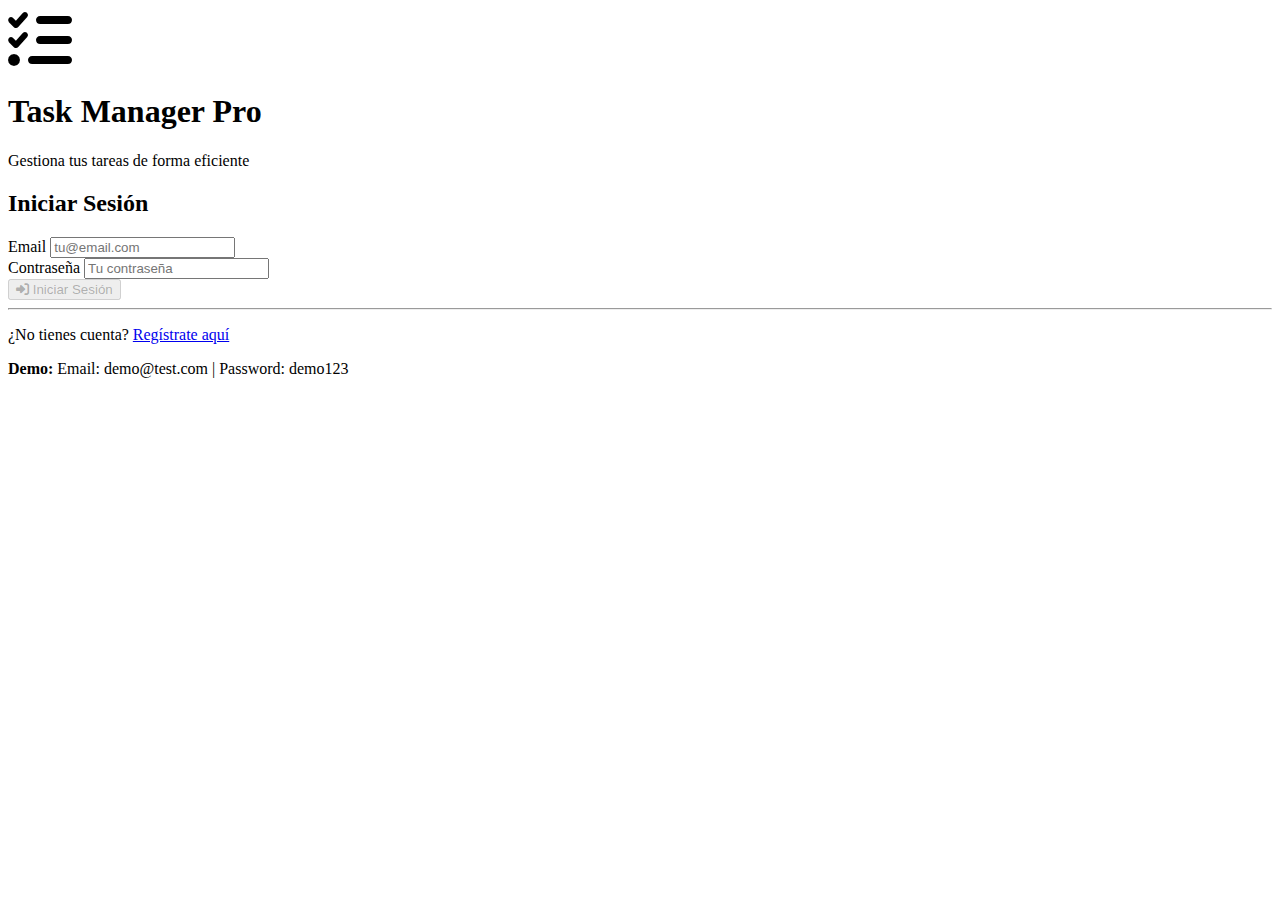
<file: fase-03/proyecto-07/login.html>
<!DOCTYPE html>
<html lang="es">

<head>
  <meta charset="UTF-8">
  <meta name="viewport" content="width=device-width, initial-scale=1.0">
  <title>Login - Task Manager Pro</title>
  <link href="https://cdn.jsdelivr.net/npm/bootstrap@5.3.8/dist/css/bootstrap.min.css" rel="stylesheet"
    integrity="sha384-sRIl4kxILFvY47J16cr9ZwB07vP4J8+LH7qKQnuqkuIAvNWLzeN8tE5YBujZqJLB" crossorigin="anonymous">
  <link rel="stylesheet" href="https://cdnjs.cloudflare.com/ajax/libs/font-awesome/6.4.0/css/all.min.css">
</head>

<body class="bg-light">

  <div class="container">
    <div class="row justify-content-center align-items-center min-vh-100">
      <div class="col-12 col-md-6 col-lg-4">

        <div class="text-center mb-4">
          <i class="fas fa-tasks fa-4x text-primary"></i>
          <h1 class="h3 mt-3">Task Manager Pro</h1>
          <p class="text-muted">Gestiona tus tareas de forma eficiente</p>
        </div>

        <div class="card shadow">
          <div class="card-body p-4">
            <h2 class="h5 text-center mb-4">Iniciar Sesión</h2>

            <!-- Alert para errores -->
            <div class="alert alert-danger d-none" id="alertError" role="alert"></div>

            <form id="formLogin">
              <div class="mb-3">
                <label for="inputEmail" class="form-label">Email</label>
                <input type="email" class="form-control" id="inputEmail" required placeholder="tu@email.com">
                <div class="invalid-feedback" id="errorEmail"></div>
              </div>

              <div class="mb-3">
                <label for="inputPassword" class="form-label">Contraseña</label>
                <input type="password" class="form-control" id="inputPassword" required placeholder="Tu contraseña">
                <div class="invalid-feedback" id="errorPassword"></div>
              </div>

              <button type="submit" class="btn btn-primary w-100" id="btnSubmit" disabled>
                <i class="fas fa-sign-in-alt"></i>
                <span>Iniciar Sesión</span>
                <span 
                  class="spinner-border spinner-border-sm d-none" 
                  id="btnSpinner"></span>
              </button>
            </form>

            <hr class="my-4">

            <p class="text-center mb-0">
              ¿No tienes cuenta?
              <a href="register.html">Regístrate aquí</a>
            </p>
          </div>
        </div>

        <!-- Usuario demo para testing -->
        <div class="alert alert-info mt-3 small" role="alert">
          <strong>Demo:</strong> Email: demo@test.com | Password: demo123
        </div>

      </div>
    </div>
  </div>

  <script src="https://cdn.jsdelivr.net/npm/bootstrap@5.3.8/dist/js/bootstrap.bundle.min.js"
    integrity="sha384-FKyoEForCGlyvwx9Hj09JcYn3nv7wiPVlz7YYwJrWVcXK/BmnVDxM+D2scQbITxI"
    crossorigin="anonymous"></script>
  <script type="module">
    import * as Auth from "./js/auth.js";
    /**
     * @typedef {Object} CampoEstado
     * @property {string} value
     * @property {boolean} isValid
     * @property {string} error
     */

    /**
     * @typedef {Object} FormularioEstado
     * @property {CampoEstado} email
     * @property {CampoEstado} password
     */

    /**@typedef {'email'|'password'} NombreCampo */
    
    /**@type {FormularioEstado} */
    const loginFormState = {
      email: { value: '', isValid: false, error: '' },
      password: { value: '', isValid: false, error: '' },
    };

    // Referencias al DOM
    /**@type {HTMLInputElement | null}*/
    const inputEmail = document.getElementById('inputEmail');
    /**@type {HTMLInputElement | null}*/
    const inputPassword = document.getElementById('inputPassword');
    /**@type {HTMLDivElement | null}*/
    const errorDivEmail = document.getElementById('errorEmail');
    /**@type {HTMLDivElement | null}*/
    const errorDivPassword = document.getElementById('errorPassword');
    /**@type {HTMLButtonElement | null} */
    const btnSubmit = document.getElementById('btnSubmit');
    /**@type {HTMLFormElement | null}*/
    const form = document.getElementById('formLogin');
    /**@type {HTMLElement | null}*/
    const btnCargaSpan = btnSubmit.querySelector('#btnSpinner');
    /**@type {HTMLDivElement | null}*/
    const alertDiv = document.getElementById('alertError');

    btnSubmit.textoBase = btnSubmit.querySelector('span').textContent;
    btnSubmit.textoCarga = 'Iniciando sesión...';

    const inputsElement = {
      email: inputEmail,
      password: inputPassword
    };

    const inputsError = {
      email: errorDivEmail,
      password: errorDivPassword
    };


    /**
     * Validar Email
     * @param {string} email
     * @returns {CampoEstado}
    */
    function validarEmail(email) {
      const respuesta = Auth.validarEmail(email);
      if(!respuesta.exito) {
        // console.error(respuesta.mensaje);
        return {
          value: email,
          isValid: false,
          error: respuesta.mensaje
        };
      }
      // console.log("Email valido");
      return {
        value: email,
        isValid: true,
        error: ''
      };
    }

    /**
     * Validar Password
     * @param {string} password
     * @returns {CampoEstado}
    */
    function validarPassword(password) {
      const respuesta = Auth.validarPassword(password)
      if(!respuesta.exito) {
        // console.error(respuesta.mensaje);
        return {
          value: password,
          isValid: false,
          error: respuesta.mensaje
        };
      }
      // console.log('Password valido');
      return {
        value: password,
        isValid: true,
        error: ''
      };
    }

    /**
     * Validar Campo - Gestor
     * @param {NombreCampo} nombreCampo
     * @param {string} valor
    */
    function validarCampo(nombreCampo, valor) {
      let respuesta;
      switch (nombreCampo) {
        case 'email':
          respuesta = validarEmail(valor);
          break;
        case 'password':
          respuesta = validarPassword(valor);
          break;
        default:
          break;
      }
      // Setar Status
      const targetState = loginFormState[nombreCampo];
      targetState.value = respuesta.value;
      targetState.isValid = respuesta.isValid;
      targetState.error = respuesta.error;

      // Renderizar error o aceptacion
      renderizarEstadoCampo(nombreCampo);

      // Evaluar diponibilidad del boton
      actualizarBotonSubmit();
    }

    /**
     * Renderizar estado del campo
     * @param {NombreCampo} nombreCampo
    */
    function renderizarEstadoCampo(nombreCampo) {
      const input = inputsElement[nombreCampo];
      const errorElement = inputsError[nombreCampo];
      const estado = loginFormState[nombreCampo];
      input.classList.remove('is-valid', 'is-invalid');
      if(estado.value) { // Mostrar solo si el usuario escribio algo
        if(estado.isValid) {
          input.classList.add('is-valid');
        } else {
          input.classList.add('is-invalid');
          errorElement.textContent = estado.error;
        }
      }
    }

    /**
     * Actualizar (habilitar/deshabilitar) Btn Submit
    */
    function actualizarBotonSubmit() {
      const formularioValidado = 
        loginFormState.email.isValid &&
        loginFormState.password.isValid;
      btnSubmit.disabled = !formularioValidado;
    }

    function validarFormularioCompleto() {
      validarCampo("email", loginFormState.email.value);
      validarCampo("password", loginFormState.password.value);
    }

    inputsElement.email.addEventListener('input', (e) => {
      /**@type {HTMLInputElement}*/
      const target = e.target;
      validarCampo("email", target.value);
    });

    inputsElement.password.addEventListener('input', (e) => {
      /**@type {HTMLInputElement}*/
      const target = e.target;
      validarCampo("password", target.value);
    });

    form.addEventListener('submit', async (e) => {
      e.preventDefault();
      validarFormularioCompleto(); // Necesario Volver a validar el formState
      const formularioValidado = 
        loginFormState.email.isValid &&
        loginFormState.password.isValid;
      if(!formularioValidado) {
        console.error('Error inesperado de LoginFormState');
        alertDiv.textContent = 'Error inesperado de LoginFormState';
        return;
      }
      console.warn('Logueando datos ....');
      //[FALTA] Hacer algo de confirmacion
      btnCargaEffect(true);
      btnSubmit.disabled = true;
      await new Promise((resolve) => setTimeout(resolve, 2000));
      const email = loginFormState.email.value;
      const password = loginFormState.password.value;
      const resultadoLogin = await Auth.iniciarSesion(email, password);
      console.log(resultadoLogin);

      // Si No hay Login
      if(!resultadoLogin.exito) {
        alertDiv.textContent = resultadoLogin.mensaje;
        alertDiv.classList.remove('d-none');
        btnCargaEffect(false);
        btnSubmit.disabled = false;
        return;
      }

      //Si hay Login Exitoso
      window.location.href = './dashboard.html';
    });

    function btnCargaEffect(trueFalse) {
      const textBtn = btnSubmit.querySelector('span');
      if(trueFalse) {
        textBtn.textContent = btnSubmit.textoCarga;
        btnCargaSpan.classList.remove('d-none');
      } else {
        textBtn.textContent = btnSubmit.textoBase;
        btnCargaSpan.classList.add('d-none');
      }
    }



  </script>
</body>

</html>
</file>
<file: fase-03/proyecto-07/css/styles.css>
body {
  background-color: #f8f9fa;
  padding: 20px;
}

.tarea-completada {
  opacity: 0.65;
  background-color: #f1f3f5;
}

.tarea-completada .tarea-titulo {
  text-decoration: line-through;
  color: #6c757d;
}

.tarea-item {
  /* border-radius: 8px;
  margin-bottom: 12px;
  padding: 16px;
  background: white;
  box-shadow: 0 2px 6px rgba(0, 0, 0, 0.08);
  border: 1px solid #dee2e6;
  position: relative; */
  transition: all 0.2s;
}

.tarea-item:hover {
  box-shadow: 0 4px 12px rgba(0, 0, 0, 0.12) !important;
}

.checkbox-tarea {
  width: 1.5rem;
  height: 1.5rem;
  cursor: pointer;
  margin-right: 12px;
  flex-shrink: 0;
}

.btn-mini {
  padding: 6px 10px;
  font-size: 1rem;
  border: none;
  background: transparent;
  cursor: pointer;
  transition: all 0.2s;
  border-radius: 4px;
  color: #6c757d;
  opacity: 0.6;
}

.btn-mini:hover {
  background-color: #f8f9fa;
}

.btn-eliminar {
  position: absolute;
  top: 12px;
  right: 12px;
}

.btn-eliminar:hover {
  /* color: #dc3545;
  background-color: #ffe5e5; */
  opacity: 1;
}

.btn-editar {
  position: absolute;
  bottom: 12px;
  right: 12px;
}

.btn-editar:hover {
  /* color: #ffc107;
  background-color: #fff9e6; */
  opacity: 1;
}

.titulo-badge-container {
  display: flex;
  align-items: center;
  gap: 8px;
  flex-wrap: wrap;
}

.text-descripcion-task {
  white-space: pre-wrap;
}

.descripcion-preview {
  display: -webkit-box;
  -webkit-line-clamp: 2;
  -webkit-box-orient: vertical;
  line-clamp: 2;
  overflow: hidden;
  text-overflow: ellipsis;
}

.descripcion-expandida {
  display: block;
  -webkit-line-clamp: unset;
  -webkit-box-orient: unset;
  line-clamp: unset;
  overflow: visible;
}

.btn-ver-mas {
  color: #0d6efd;
  cursor: pointer;
  font-size: 0.9rem;
  background: none;
  border: none;
  padding: 0;
  text-decoration: none;
  display: inline-flex;
  align-items: center;
  gap: 4px;
}

.btn-ver-mas:hover {
  color: #0a58ca;
  text-decoration: underline;
}

.tarea-contenido {
  padding-right: 40px;
}

.icon-subtle {
  color: #6c757d;
  font-size: 0.9rem;
}

.badge {
  font-weight: 500;
  font-size: 0.8rem;
}

.categoria-tag {
  background-color: rgba(13, 110, 253, 0.1);
  color: #0d6efd;
  padding: 2px 8px;
  border-radius: 4px;
  font-size: 0.8rem;
  font-weight: 500;
}

/* .categoria-badge {
  background-color: rgba(var(--bs-primary-rgb), 0.1) !important;
  color: var(--bs-primary) !important;
  padding: 2px 8px;
  border-radius: 4px;
  font-size: 0.8rem;
  font-weight: 500;
} */

mark {
  background-color: #ffeb3b;
  border-radius: 0.2em;
}

@media (max-width: 576px) {
  .titulo-badge-container {
    flex-direction: column;
    align-items: flex-start;
  }
}
</file>
